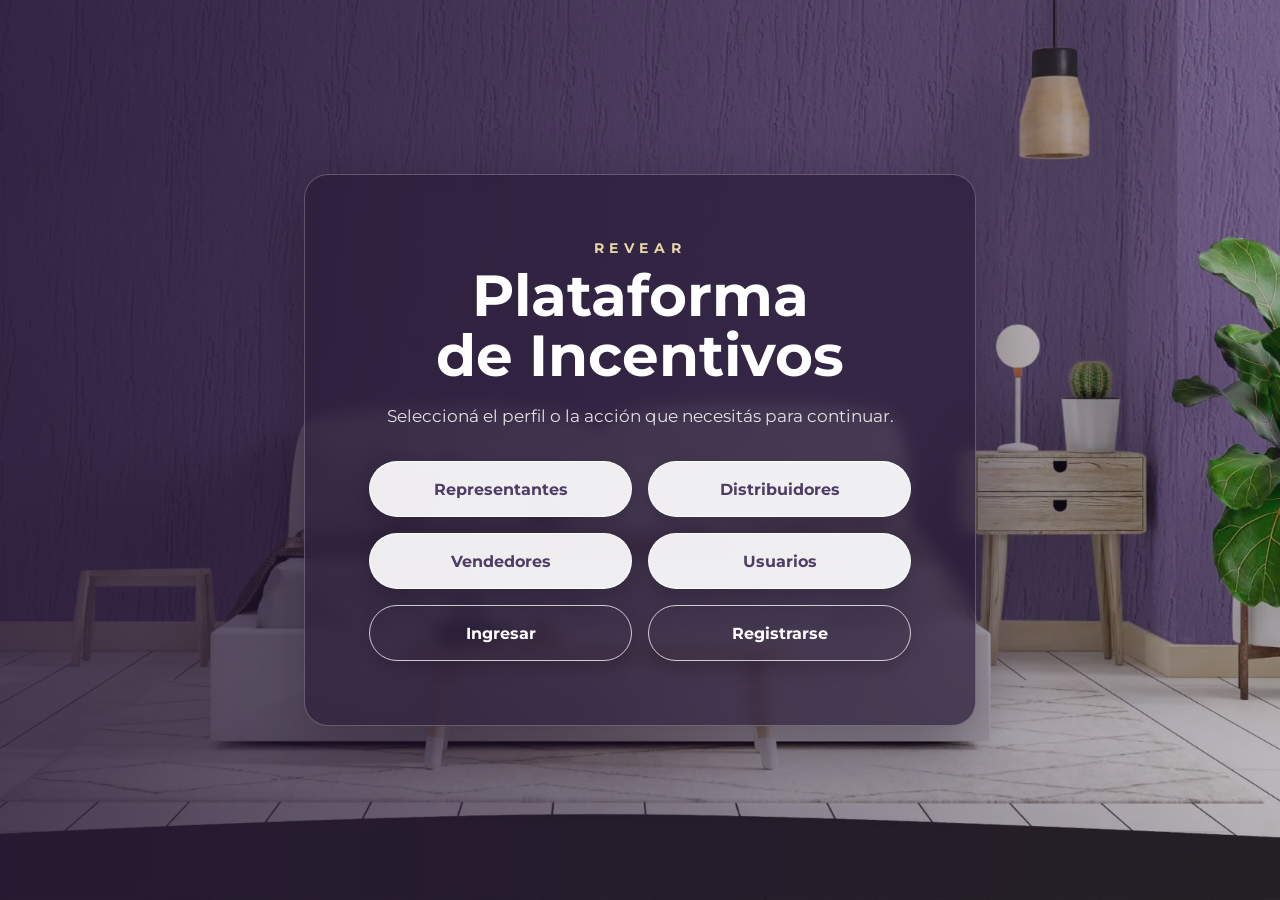
<file: index.html>
<!DOCTYPE html>
<html lang="es">
<head>
    <meta charset="UTF-8">
    <meta name="viewport" content="width=device-width, initial-scale=1.0">
    <title>Plataforma de Incentivos REVEAR</title>
    <meta name="description" content="Acceso a la plataforma de incentivos REVEAR para representantes, distribuidores, vendedores y usuarios.">
    <link rel="stylesheet" href="css/styles.css">
</head>
<body>
    <main class="acceso">
        <div class="acceso__overlay"></div>

        <section class="acceso__panel" aria-labelledby="titulo-principal">
            <p class="acceso__marca">REVEAR</p>
            <h1 id="titulo-principal" class="acceso__titulo">Plataforma de Incentivos</h1>
            <p class="acceso__texto">Seleccioná el perfil o la acción que necesitás para continuar.</p>

            <nav class="acceso__menu" aria-label="Accesos a la plataforma">
                <a class="acceso__boton" href="https://monicacuezzo.github.io/revear-incentivo/index-representantes.html">Representantes</a>
                <a class="acceso__boton" href="https://monicacuezzo.github.io/revear-incentivo/index-distribuidores.html">Distribuidores</a>
                <a class="acceso__boton" href="https://monicacuezzo.github.io/revear-incentivo/index-vendedores.html">Vendedores</a>
                <a class="acceso__boton" href="https://monicacuezzo.github.io/revear-incentivo/usuario-final.html">Usuarios</a>
                <a class="acceso__boton acceso__boton--secundario" href="https://monicacuezzo.github.io/revear-incentivo/login-rep.html">Ingresar</a>
                <a class="acceso__boton acceso__boton--secundario" href="https://monicacuezzo.github.io/revear-incentivo/registro-rep.html">Registrarse</a>
            </nav>
        </section>
    </main>
</body>
</html>
</file>
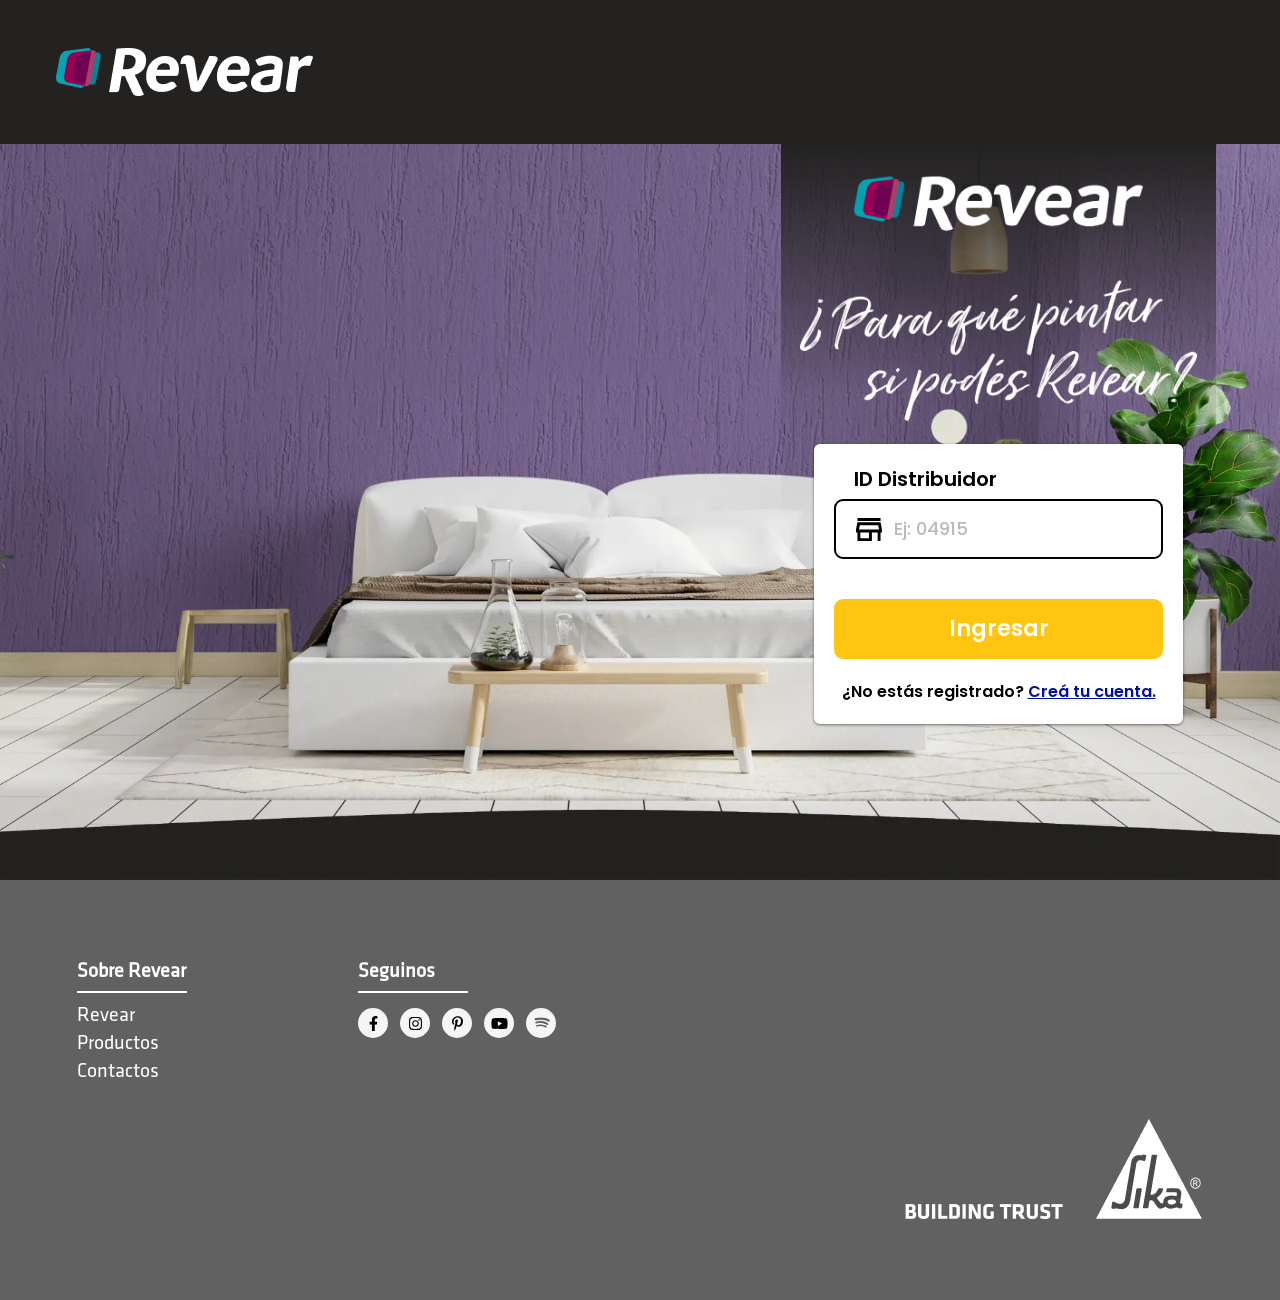
<file: login-dis.html>
<!DOCTYPE html>
<html lang="es">
<head>
    <meta charset="UTF-8">
    <meta http-equiv="X-UA-Compatible" content="IE=edge">
    <meta name="viewport" content="width=device-width, initial-scale=1.0, maximum-scale=5.0, user-scalable=1">
    <meta name="description" content="">
    <meta name="keywords" content=""/>
	<meta name="HandheldFriendly" content="true">

    <link rel="stylesheet" type="text/css" href="css/estilos.css">
    <link rel="preload" href="img/banner-general-login.webp" as="image" />
    <link rel="preload" href="img/encabezado1.png" as="image" />
    <link rel="preload" href="img/banner-mobile.png" as="image" />

    <title>REVEAR - Plataforma incentivo</title>
</head>
<body class="pglogin log_dis">
    <header>
        <img class="header__logo" src="img/logo-revear.png" alt="¿Para qué pintar si podes REVEAR?">
    </header>
    <main class="main-login">
        <h1>REVEAR - Plataforma incentivo</h1>

        <section id="presentacion">
            <img id="presentacion__img" src="img/banner-general-login.webp" alt="Plataforma incentivo">

            <div class="destacado" id="destacado">
                <div class="destacado__contenido">
                    <picture class="destacado__img">
                        <source media="(max-width:767.98px)" srcset="img/banner-mobile.png">
                        <img src="img/encabezado1.png" alt="Plataforma incentivo" >
                    </picture>
                    <form action="" class="datos__form">
                        <label class="datos__form-label">
                            <span>ID Distribuidor</span> 
                            <input type="number" name="" id="id" class="datos__form-input datos__form-id" placeholder="Ej: 04915">
                        </label>
                        
                        <input type="submit"  class="datos__form-input datos__form-submit" value="Ingresar">
                        <p>¿No est&aacute;s registrado?
                            <a href=""> Cre&aacute; tu cuenta.</a>
                       </p>
                    </form>
                </div>
            </div>

        </section>
         
    </main>

    <footer class="footer flex">
        <div class="footer__links">
            <h2>Sobre Revear</h2>
            <hr>
            <a href="https://www.revear.com.ar" target="_blank">Revear</a>
            <a href="https://www.revear.com.ar/productos-para-particulares.html" target="_blank">Productos</a>
            <a href="" target="_blank">Contactos</a>
        </div>
        <div class="footer__redes">
            <h2 class="w767max">Seguinos</h2>
            <hr>
            <div class="footer__redes-links flex w767max">
                <a href="https://www.facebook.com/reveararg/" target="_blank"><div class="facebook"> <img src="img/facebook-f.svg" alt="Facebook" height="15"></div></a>
                <a href="https://www.instagram.com/reveararg/" target="_blank"><div class="instagram"> <img src="img/instagram.svg" alt="Instagram" height="15"></div></a>
                <a href="https://www.pinterest.com/reveararg/" target="_blank"><div class="pinterest"> <img src="img/pinterest-p.svg" alt="Pinterest" height="15"></div></a>
                <a href="https://www.youtube.com/channel/UC-iXrheUeGNyEzGA32hRusQ" target="_blank"><div class="youtube"> <img src="img/youtube.svg" alt="Youtube" height="15"></div></a>
                <a href="https://open.spotify.com/user/reveararg" target="_blank"><div class="spotify"></div></a>
            </div>
        </div>
        <div class="footer__logo flex">
            <a href="https://arg.sika.com/" target="_blank"><img src="img/logo-sika.webp" alt="SIKA"></a>
        </div>
    </footer>

</body>
</html>
</file>
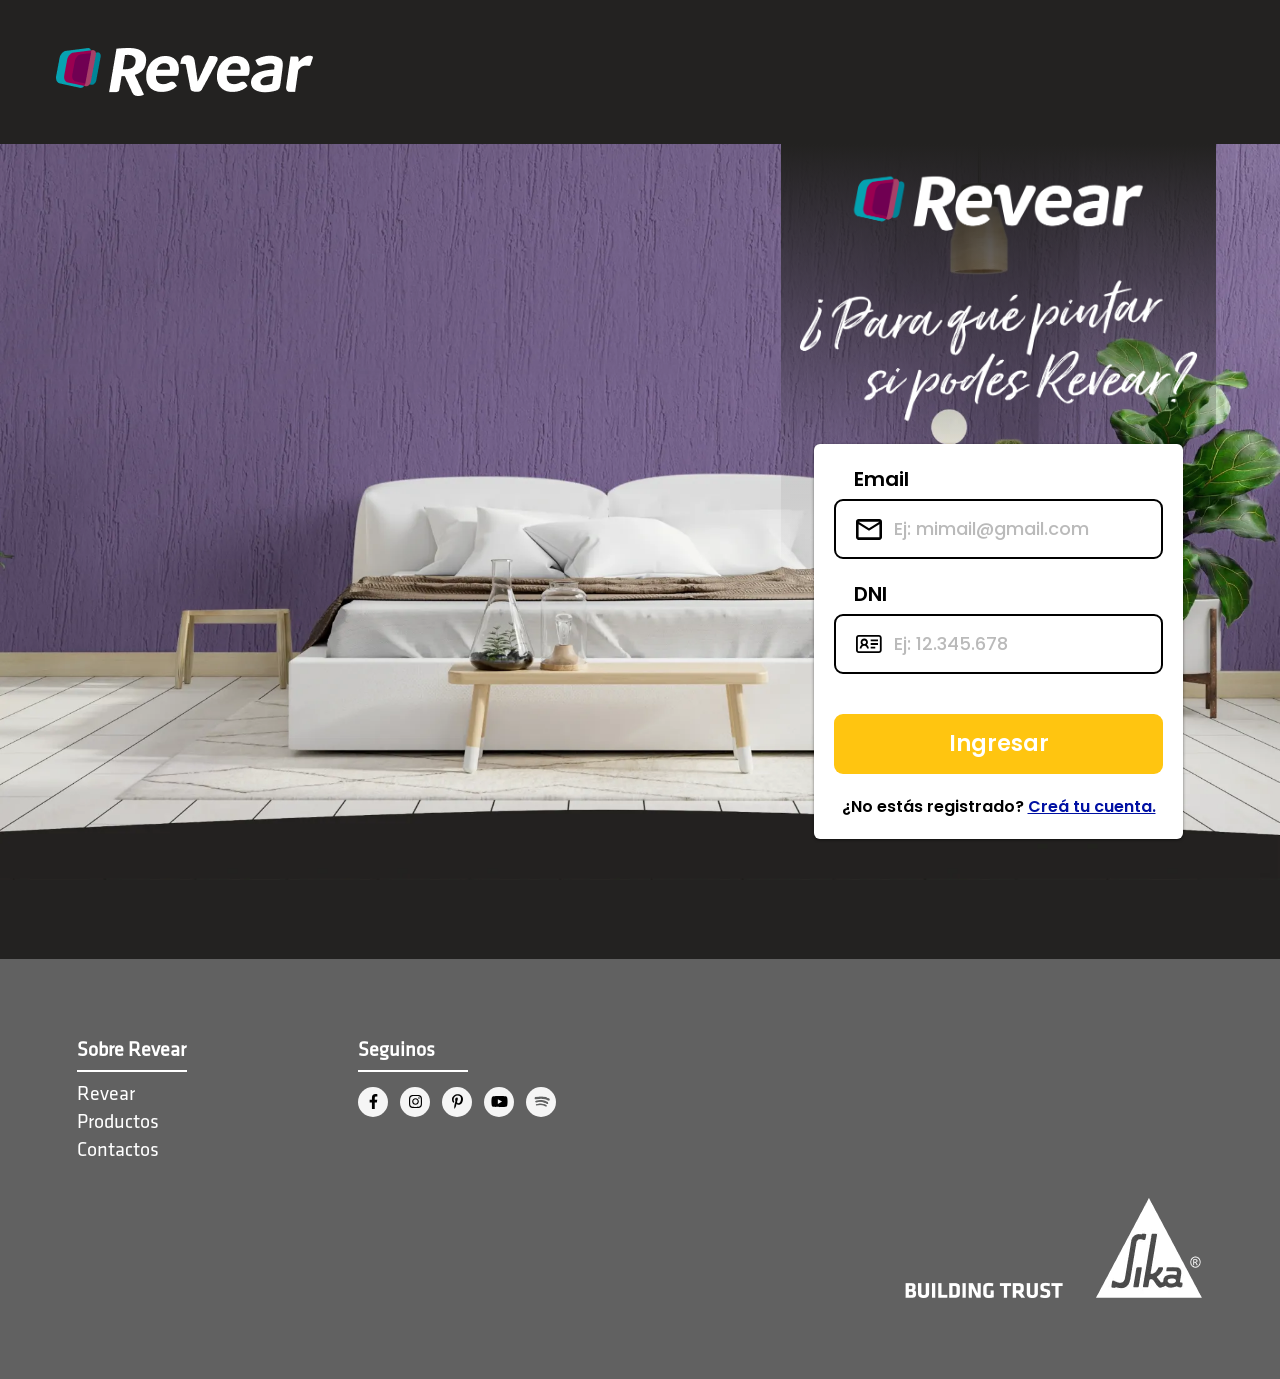
<file: login-rep.html>
<!DOCTYPE html>
<html lang="es">
<head>
    <meta charset="UTF-8">
    <meta http-equiv="X-UA-Compatible" content="IE=edge">
    <meta name="viewport" content="width=device-width, initial-scale=1.0, maximum-scale=5.0, user-scalable=1">
    <meta name="description" content="">
    <meta name="keywords" content=""/>
	<meta name="HandheldFriendly" content="true">

    <link rel="stylesheet" type="text/css" href="css/estilos.css">
    <link rel="preload" href="img/banner-general-login.webp" as="image" />
    <link rel="preload" href="img/encabezado1.png" as="image" />
    <link rel="preload" href="img/banner-mobile.png" as="image" />

    <title>REVEAR - Plataforma incentivo</title>
</head>
<body class="pglogin log_rep">
    <header>
        <img class="header__logo" src="img/logo-revear.png" alt="¿Para qué pintar si podes REVEAR?">
    </header>
    <main class="main-login">
        <h1>REVEAR - Plataforma incentivo</h1>

        <section id="presentacion">
            <img id="presentacion__img" src="img/banner-general-login.webp" alt="Plataforma incentivo">

            <div class="destacado" id="destacado">
                <div class="destacado__contenido">
                    <picture class="destacado__img">
                        <source media="(max-width:767.98px)" srcset="img/banner-mobile.png">
                        <img src="img/encabezado1.png" alt="Plataforma incentivo" >
                    </picture>
                    <form action="" class="datos__form">
                        <label class="datos__form-label">
                            <span>Email</span> 
                            <input type="email" name="mail" id="mail" class="datos__form-input datos__form-mail" placeholder="Ej: mimail@gmail.com">
                        </label>
                        <label class="datos__form-label">
                            <span>DNI</span>
                            <input type="number" name="dni" id="dni" class="datos__form-input datos__form-dni" placeholder="Ej: 12.345.678">
                        </label>
                        
                        <input type="submit"  class="datos__form-input datos__form-submit" value="Ingresar">
                        <p>¿No est&aacute;s registrado?
                            <a href=""> Cre&aacute; tu cuenta.</a>
                       </p>
                    </form>
                </div>
            </div>

        </section>
         
    </main>

    <footer class="footer flex">
        <div class="footer__links">
            <h2>Sobre Revear</h2>
            <hr>
            <a href="https://www.revear.com.ar" target="_blank">Revear</a>
            <a href="https://www.revear.com.ar/productos-para-particulares.html" target="_blank">Productos</a>
            <a href="" target="_blank">Contactos</a>
        </div>
        <div class="footer__redes">
            <h2 class="w767max">Seguinos</h2>
            <hr>
            <div class="footer__redes-links flex w767max">
                <a href="https://www.facebook.com/reveararg/" target="_blank"><div class="facebook"> <img src="img/facebook-f.svg" alt="Facebook" height="15"></div></a>
                <a href="https://www.instagram.com/reveararg/" target="_blank"><div class="instagram"> <img src="img/instagram.svg" alt="Instagram" height="15"></div></a>
                <a href="https://www.pinterest.com/reveararg/" target="_blank"><div class="pinterest"> <img src="img/pinterest-p.svg" alt="Pinterest" height="15"></div></a>
                <a href="https://www.youtube.com/channel/UC-iXrheUeGNyEzGA32hRusQ" target="_blank"><div class="youtube"> <img src="img/youtube.svg" alt="Youtube" height="15"></div></a>
                <a href="https://open.spotify.com/user/reveararg" target="_blank"><div class="spotify"></div></a>
            </div>
        </div>
        <div class="footer__logo flex">
            <a href="https://arg.sika.com/" target="_blank"><img src="img/logo-sika.webp" alt="SIKA"></a>
        </div>
    </footer>

</body>
</html>
</file>
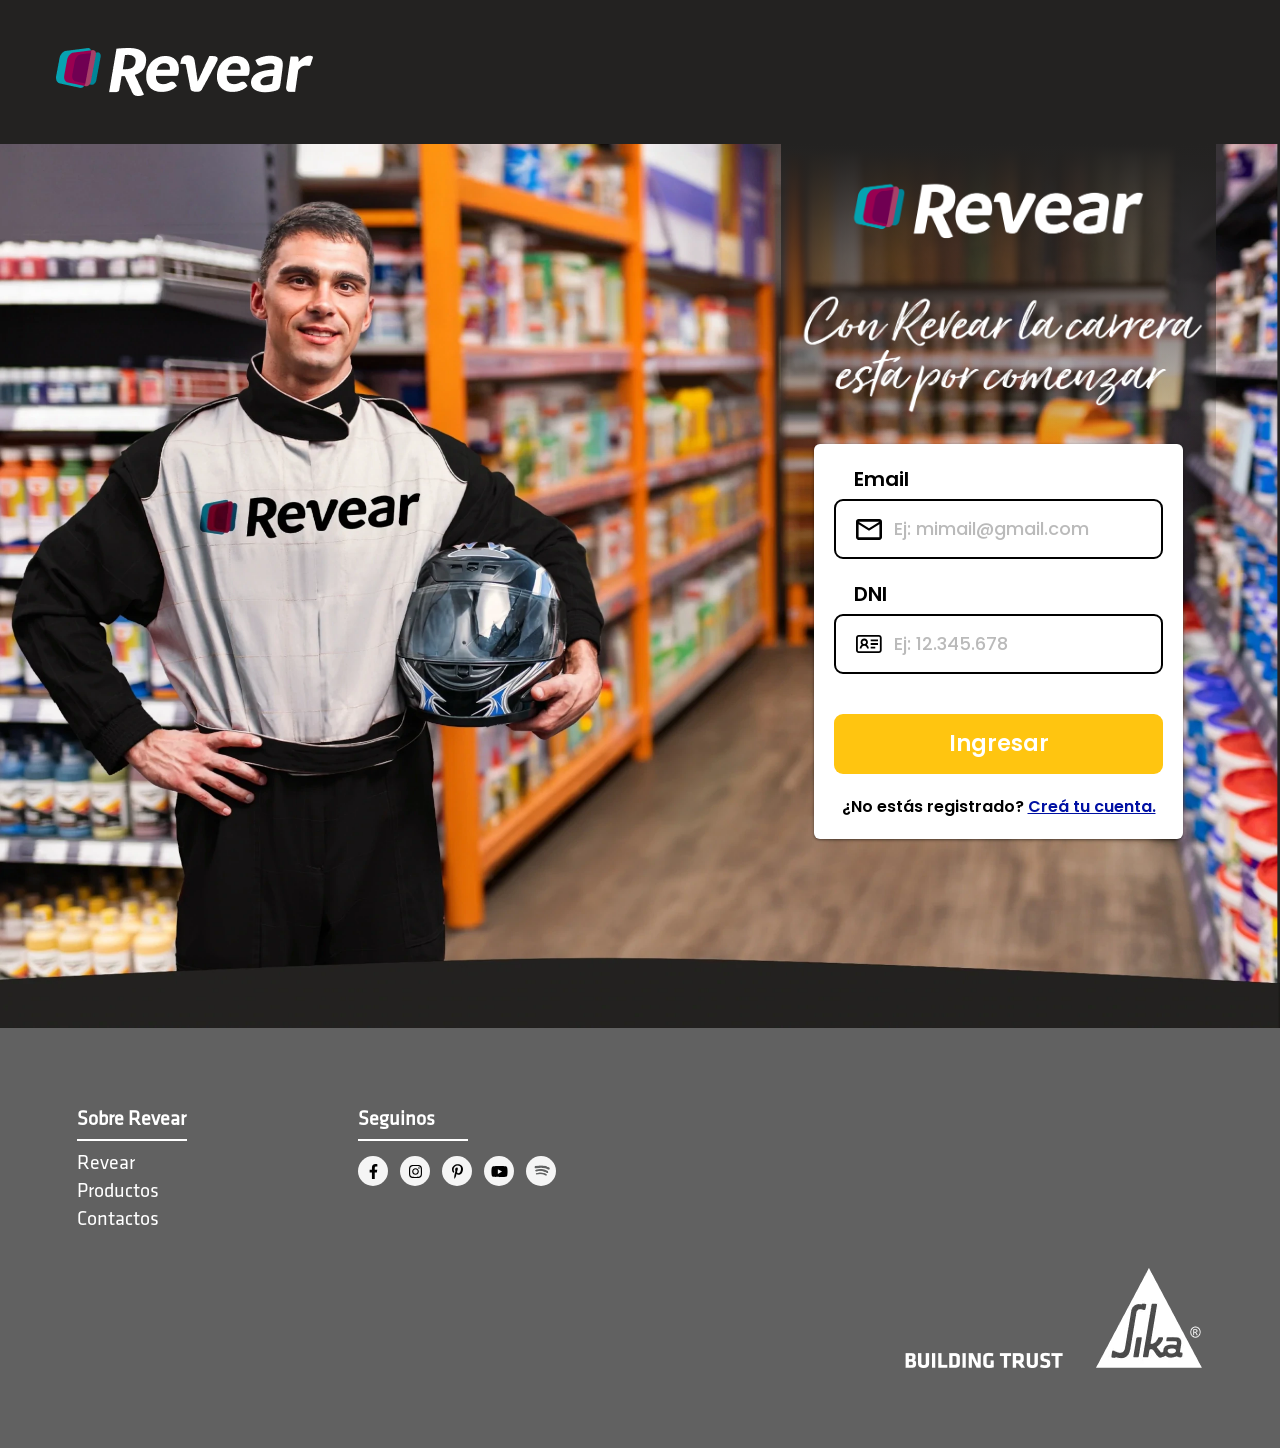
<file: login-vd.html>
<!DOCTYPE html>
<html lang="es">
<head>
    <meta charset="UTF-8">
    <meta http-equiv="X-UA-Compatible" content="IE=edge">
    <meta name="viewport" content="width=device-width, initial-scale=1.0, maximum-scale=5.0, user-scalable=1">
    <meta name="description" content="">
    <meta name="keywords" content=""/>
	<meta name="HandheldFriendly" content="true">

    <link rel="stylesheet" type="text/css" href="css/estilos.css">
    <link rel="preload" href="img/vd-presentacion-login.webp" as="image" />
    <link rel="preload" href="img/encabezado-mobile.png" as="image" />
    <link rel="preload" href="img/encabezado2.png" as="image" />

    <title>REVEAR - Plataforma incentivo</title>
</head>
<body class="pglogin">
    <header>
        <img class="header__logo" src="img/logo-revear.png" alt="¿Para qué pintar si podes REVEAR?">
    </header>
    <main class="main-login">
        <h1>REVEAR - Plataforma incentivo</h1>

        <section id="presentacion">
            <img id="presentacion__img" src="img/vd-presentacion-login.webp" alt="Plataforma incentivo vendedores">

            <div class="destacado" id="destacado">
                <div class="destacado__contenido">
                    <picture class="destacado__img">
                        <source media="(max-width:767.98px)" srcset="img/encabezado-mobile.png">
                        <img src="img/encabezado2.png" alt="Plataforma incentivo vendedores" >
                    </picture>
                    <form action="" class="datos__form">
                        <label class="datos__form-label">
                            <span>Email</span> 
                            <input type="email" name="mail" id="mail" class="datos__form-input datos__form-mail" placeholder="Ej: mimail@gmail.com">
                        </label>
                        <label class="datos__form-label">
                            <span>DNI</span>
                            <input type="number" name="dni" id="dni" class="datos__form-input datos__form-dni" placeholder="Ej: 12.345.678">
                        </label>
                        <input type="submit"  class="datos__form-input datos__form-submit" value="Ingresar">
                        <p>¿No est&aacute;s registrado?
                             <a href=""> Cre&aacute; tu cuenta.</a>
                        </p>
                    </form>
                </div>
            </div>

        </section>
         
    </main>

    <footer class="footer flex">
        <div class="footer__links">
            <h2>Sobre Revear</h2>
            <hr>
            <a href="https://www.revear.com.ar" target="_blank">Revear</a>
            <a href="https://www.revear.com.ar/productos-para-particulares.html" target="_blank">Productos</a>
            <a href="" target="_blank">Contactos</a>
        </div>
        <div class="footer__redes">
            <h2 class="w767max">Seguinos</h2>
            <hr>
            <div class="footer__redes-links flex w767max">
                <a href="https://www.facebook.com/reveararg/" target="_blank"><div class="facebook"> <img src="img/facebook-f.svg" alt="Facebook" height="15"></div></a>
                <a href="https://www.instagram.com/reveararg/" target="_blank"><div class="instagram"> <img src="img/instagram.svg" alt="Instagram" height="15"></div></a>
                <a href="https://www.pinterest.com/reveararg/" target="_blank"><div class="pinterest"> <img src="img/pinterest-p.svg" alt="Pinterest" height="15"></div></a>
                <a href="https://www.youtube.com/channel/UC-iXrheUeGNyEzGA32hRusQ" target="_blank"><div class="youtube"> <img src="img/youtube.svg" alt="Youtube" height="15"></div></a>
                <a href="https://open.spotify.com/user/reveararg" target="_blank"><div class="spotify"></div></a>
            </div>
        </div>
        <div class="footer__logo flex">
            <a href="https://arg.sika.com/" target="_blank"><img src="img/logo-sika.webp" alt="SIKA"></a>
        </div>
    </footer>

</body>
</html>
</file>
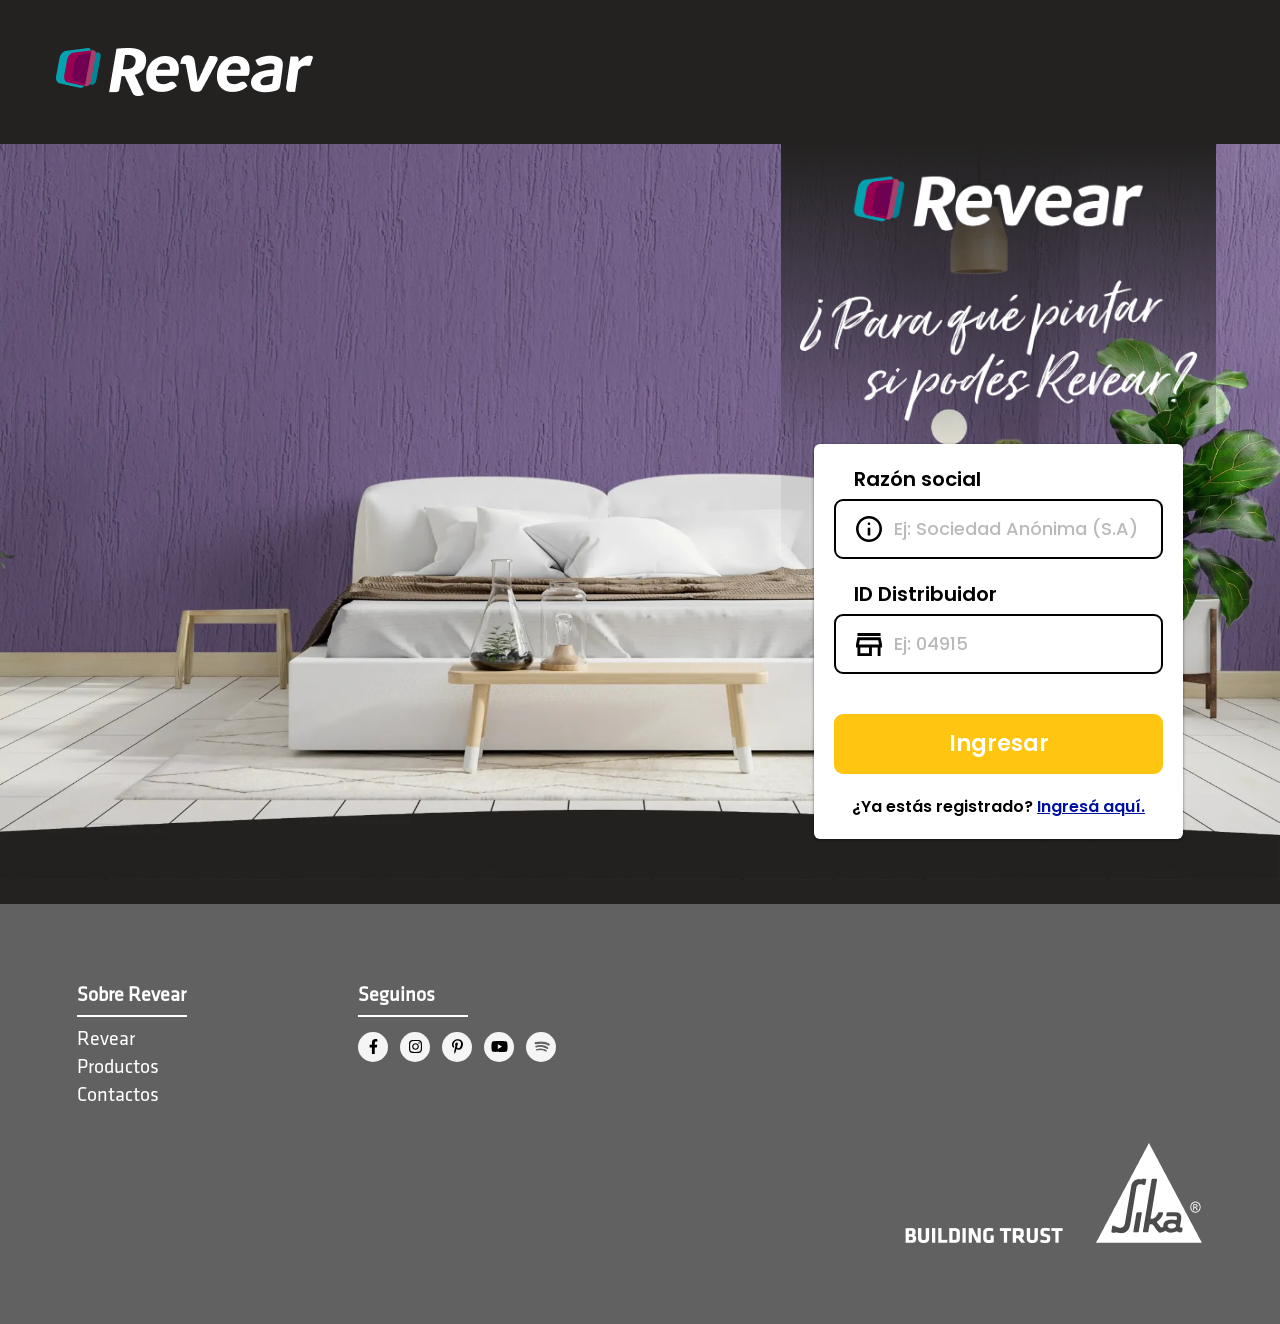
<file: registro-dis.html>
<!DOCTYPE html>
<html lang="es">
<head>
    <meta charset="UTF-8">
    <meta http-equiv="X-UA-Compatible" content="IE=edge">
    <meta name="viewport" content="width=device-width, initial-scale=1.0, maximum-scale=5.0, user-scalable=1">
    <meta name="description" content="">
    <meta name="keywords" content=""/>
	<meta name="HandheldFriendly" content="true">

    <link rel="stylesheet" type="text/css" href="css/estilos.css">
    <link rel="preload" href="img/banner-general-login.webp" as="image" />
    <link rel="preload" href="img/encabezado1.png" as="image" />
    <link rel="preload" href="img/banner-mobile.png" as="image" />

    <title>REVEAR - Plataforma incentivo</title>
</head>
<body class="pglogin reg_dis">
    <header>
        <img class="header__logo" src="img/logo-revear.png" alt="¿Para qué pintar si podes REVEAR?">
    </header>
    <main class="main-login">
        <h1>REVEAR - Plataforma incentivo</h1>

        <section id="presentacion">
            <img id="presentacion__img" src="img/banner-general-login.webp" alt="Plataforma incentivo">

            <div class="destacado" id="destacado">
                <div class="destacado__contenido">
                    <picture class="destacado__img">
                        <source media="(max-width:767.98px)" srcset="img/banner-mobile.png">
                        <img src="img/encabezado1.png" alt="Plataforma incentivo" >
                    </picture>
                    <form action="" class="datos__form">
                        <label class="datos__form-label">
                            <span>Raz&oacute;n social</span> 
                            <input type="text" name="" id="rsoc" class="datos__form-input datos__form-rsoc" placeholder="Ej: Sociedad Anónima (S.A)">
                        </label>
                        <label class="datos__form-label">
                            <span>ID Distribuidor</span> 
                            <input type="number" name="" id="id" class="datos__form-input datos__form-id" placeholder="Ej: 04915">
                        </label>
                        
                        <input type="submit"  class="datos__form-input datos__form-submit" value="Ingresar">
                        <p>¿Ya est&aacute;s registrado? 
                            <a href=""> Ingres&aacute; aqu&iacute;.</a>
                       </p>
                    </form>
                </div>
            </div>

        </section>
         
    </main>

    <footer class="footer flex">
        <div class="footer__links">
            <h2>Sobre Revear</h2>
            <hr>
            <a href="https://www.revear.com.ar" target="_blank">Revear</a>
            <a href="https://www.revear.com.ar/productos-para-particulares.html" target="_blank">Productos</a>
            <a href="" target="_blank">Contactos</a>
        </div>
        <div class="footer__redes">
            <h2 class="w767max">Seguinos</h2>
            <hr>
            <div class="footer__redes-links flex w767max">
                <a href="https://www.facebook.com/reveararg/" target="_blank"><div class="facebook"> <img src="img/facebook-f.svg" alt="Facebook" height="15"></div></a>
                <a href="https://www.instagram.com/reveararg/" target="_blank"><div class="instagram"> <img src="img/instagram.svg" alt="Instagram" height="15"></div></a>
                <a href="https://www.pinterest.com/reveararg/" target="_blank"><div class="pinterest"> <img src="img/pinterest-p.svg" alt="Pinterest" height="15"></div></a>
                <a href="https://www.youtube.com/channel/UC-iXrheUeGNyEzGA32hRusQ" target="_blank"><div class="youtube"> <img src="img/youtube.svg" alt="Youtube" height="15"></div></a>
                <a href="https://open.spotify.com/user/reveararg" target="_blank"><div class="spotify"></div></a>
            </div>
        </div>
        <div class="footer__logo flex">
            <a href="https://arg.sika.com/" target="_blank"><img src="img/logo-sika.webp" alt="SIKA"></a>
        </div>
    </footer>

</body>
</html>
</file>
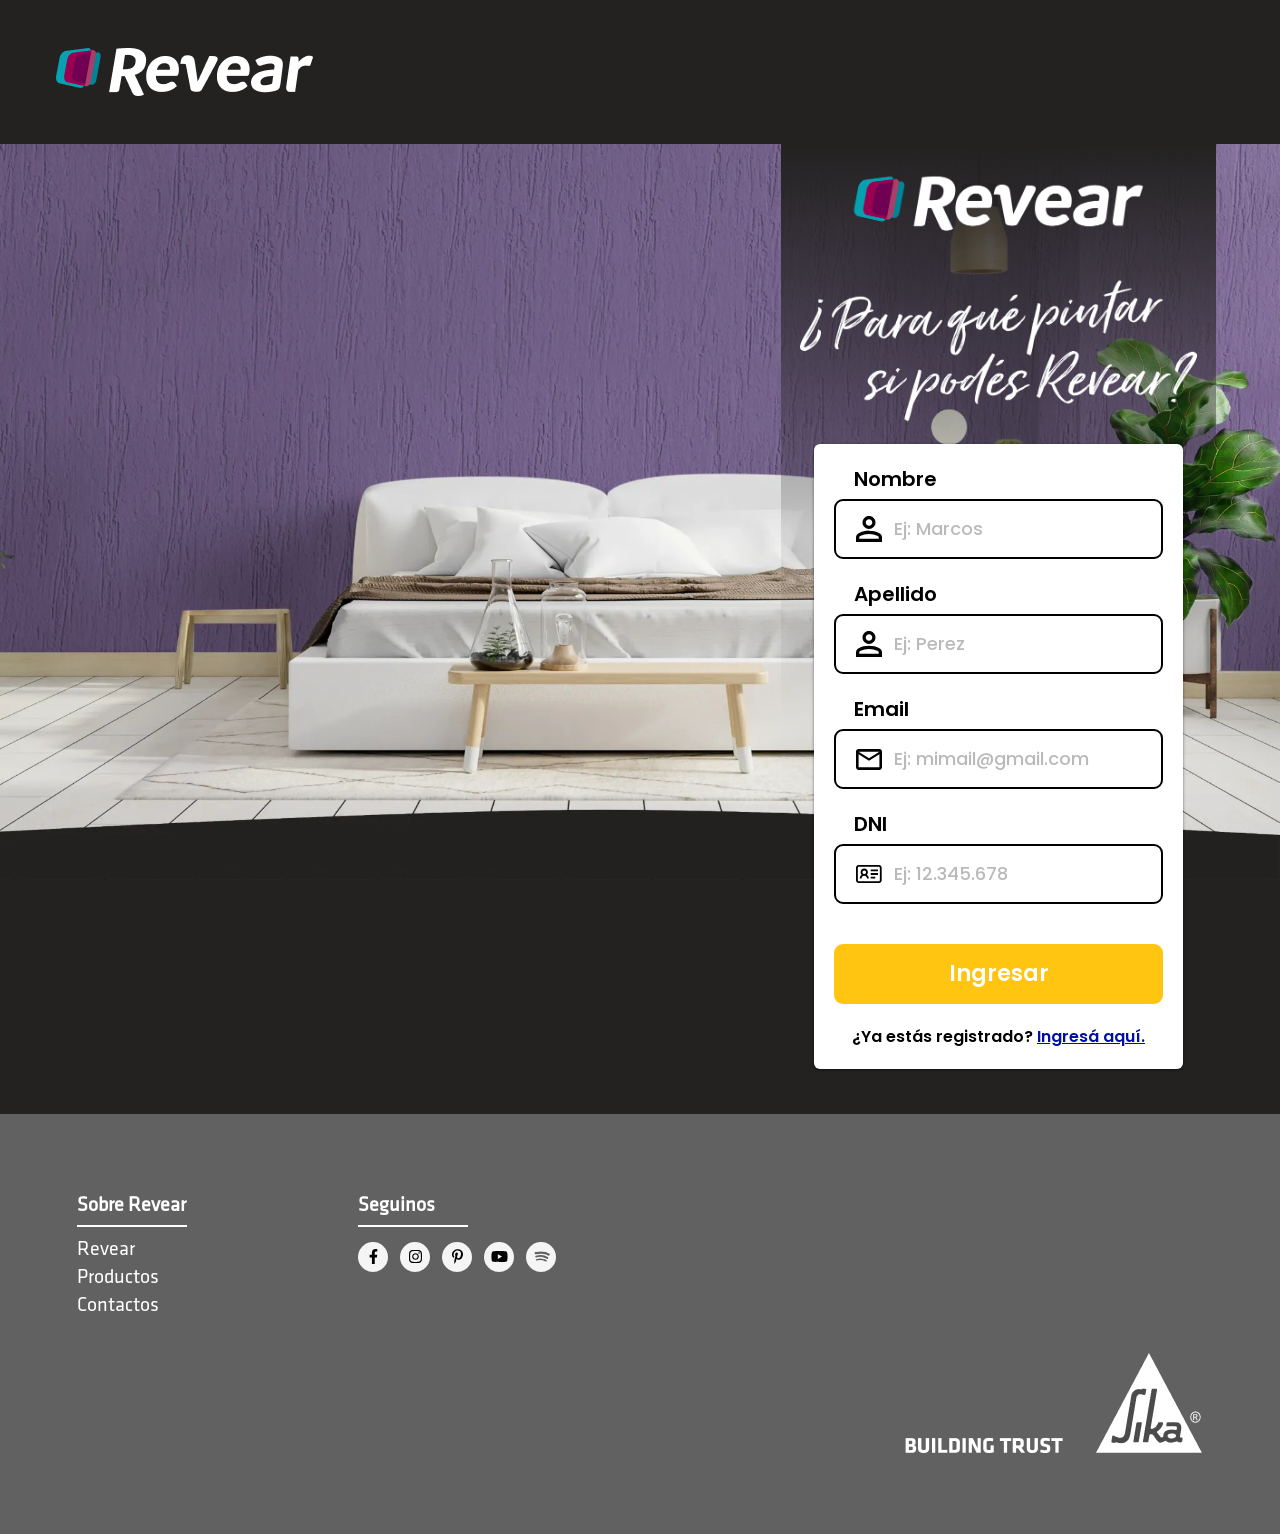
<file: registro-rep.html>
<!DOCTYPE html>
<html lang="es">
<head>
    <meta charset="UTF-8">
    <meta http-equiv="X-UA-Compatible" content="IE=edge">
    <meta name="viewport" content="width=device-width, initial-scale=1.0, maximum-scale=5.0, user-scalable=1">
    <meta name="description" content="">
    <meta name="keywords" content=""/>
	<meta name="HandheldFriendly" content="true">

    <link rel="stylesheet" type="text/css" href="css/estilos.css">
    <link rel="preload" href="img/banner-general-login.webp" as="image" />
    <link rel="preload" href="img/encabezado1.png" as="image" />
    <link rel="preload" href="img/banner-mobile.png" as="image" />

    <title>REVEAR - Plataforma incentivo</title>
</head>
<body class="pglogin reg_rep">
    <header>
        <img class="header__logo" src="img/logo-revear.png" alt="¿Para qué pintar si podes REVEAR?">
    </header>
    <main class="main-login">
        <h1>REVEAR - Plataforma incentivo</h1>

        <section id="presentacion">
            <img id="presentacion__img" src="img/banner-general-login.webp" alt="Plataforma incentivo">

            <div class="destacado" id="destacado">
                <div class="destacado__contenido">
                    <picture class="destacado__img">
                        <source media="(max-width:767.98px)" srcset="img/banner-mobile.png">
                        <img src="img/encabezado1.png" alt="Plataforma incentivo" >
                    </picture>
                    <form action="" class="datos__form">
                        <label class="datos__form-label">
                            <span>Nombre</span> 
                            <input type="text" name="" id="nombre" class="datos__form-input datos__form-nom" placeholder="Ej: Marcos">
                        </label>
                        <label class="datos__form-label">
                            <span>Apellido</span> 
                            <input type="text" name="" id="ape" class="datos__form-input datos__form-ape" placeholder="Ej: Perez">
                        </label>
                        
                        <label class="datos__form-label">
                            <span>Email</span> 
                            <input type="email" name="mail" id="mail" class="datos__form-input datos__form-mail" placeholder="Ej: mimail@gmail.com">
                        </label>
                        <label class="datos__form-label">
                            <span>DNI</span>
                            <input type="number" name="dni" id="dni" class="datos__form-input datos__form-dni" placeholder="Ej: 12.345.678">
                        </label>
                        
                        <input type="submit"  class="datos__form-input datos__form-submit" value="Ingresar">
                        <p>¿Ya est&aacute;s registrado? 
                            <a href=""> Ingres&aacute; aqu&iacute;.</a>
                       </p>
                    </form>
                </div>
            </div>

        </section>
         
    </main>

    <footer class="footer flex">
        <div class="footer__links">
            <h2>Sobre Revear</h2>
            <hr>
            <a href="https://www.revear.com.ar" target="_blank">Revear</a>
            <a href="https://www.revear.com.ar/productos-para-particulares.html" target="_blank">Productos</a>
            <a href="" target="_blank">Contactos</a>
        </div>
        <div class="footer__redes">
            <h2 class="w767max">Seguinos</h2>
            <hr>
            <div class="footer__redes-links flex w767max">
                <a href="https://www.facebook.com/reveararg/" target="_blank"><div class="facebook"> <img src="img/facebook-f.svg" alt="Facebook" height="15"></div></a>
                <a href="https://www.instagram.com/reveararg/" target="_blank"><div class="instagram"> <img src="img/instagram.svg" alt="Instagram" height="15"></div></a>
                <a href="https://www.pinterest.com/reveararg/" target="_blank"><div class="pinterest"> <img src="img/pinterest-p.svg" alt="Pinterest" height="15"></div></a>
                <a href="https://www.youtube.com/channel/UC-iXrheUeGNyEzGA32hRusQ" target="_blank"><div class="youtube"> <img src="img/youtube.svg" alt="Youtube" height="15"></div></a>
                <a href="https://open.spotify.com/user/reveararg" target="_blank"><div class="spotify"></div></a>
            </div>
        </div>
        <div class="footer__logo flex">
            <a href="https://arg.sika.com/" target="_blank"><img src="img/logo-sika.webp" alt="SIKA"></a>
        </div>
    </footer>

</body>
</html>
</file>
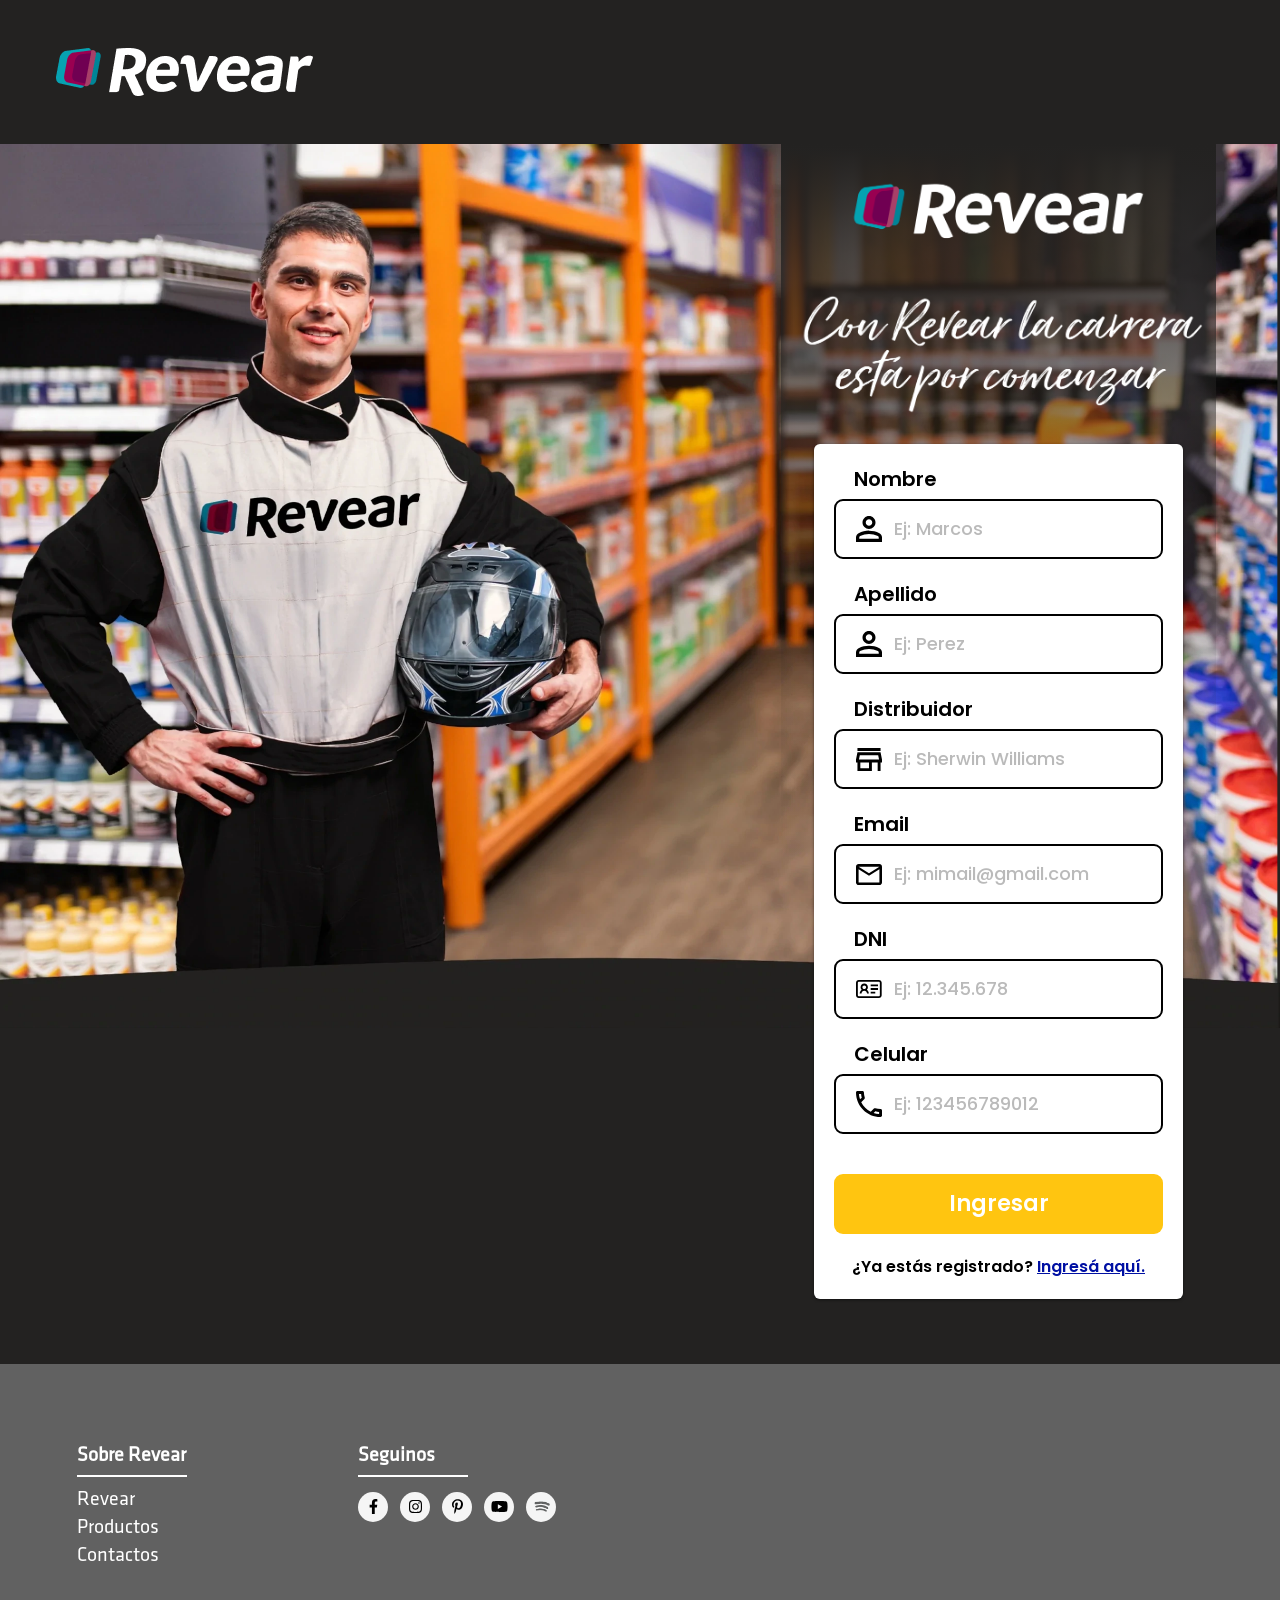
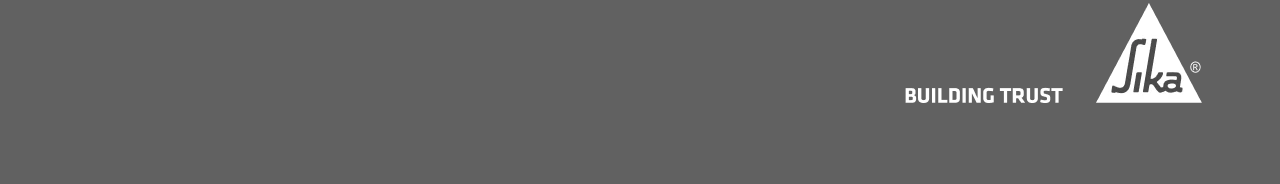
<file: registro-vd.html>
<!DOCTYPE html>
<html lang="es">
<head>
    <meta charset="UTF-8">
    <meta http-equiv="X-UA-Compatible" content="IE=edge">
    <meta name="viewport" content="width=device-width, initial-scale=1.0, maximum-scale=5.0, user-scalable=1">
    <meta name="description" content="">
    <meta name="keywords" content=""/>
	<meta name="HandheldFriendly" content="true">

    <link rel="stylesheet" type="text/css" href="css/estilos.css">
     <link rel="preload" href="img/vd-presentacion-login.webp" as="image" />
    <link rel="preload" href="img/encabezado2.png" as="image" />
    <link rel="preload" href="img/encabezado-mobile.png" as="image" />
 
    <title>REVEAR - Plataforma incentivo</title>
</head>
<body class="pglogin reg_vd">
    <header>
        <img class="header__logo" src="img/logo-revear.png" alt="¿Para qué pintar si podes REVEAR?">
    </header>
    <main class="main-login">
        <h1>REVEAR - Plataforma incentivo</h1>

        <section id="presentacion">
            <img id="presentacion__img" src="img/vd-presentacion-login.webp" alt="Plataforma incentivo vendedores">

            <div class="destacado" id="destacado">
                <div class="destacado__contenido">
                    <picture class="destacado__img">
                        <source media="(max-width:767.98px)" srcset="img/encabezado-mobile.png">
                        <img src="img/encabezado2.png" alt="Plataforma incentivo vendedores" >
                    </picture>
                    <form action="" class="datos__form">
                        <label class="datos__form-label">
                            <span>Nombre</span> 
                            <input type="text" name="" id="nombre" class="datos__form-input datos__form-nom" placeholder="Ej: Marcos">
                        </label>
                        <label class="datos__form-label">
                            <span>Apellido</span> 
                            <input type="text" name="" id="ape" class="datos__form-input datos__form-ape" placeholder="Ej: Perez">
                        </label>
                        <label class="datos__form-label">
                            <span>Distribuidor</span> 
                            <input type="text" name="" id="dis" class="datos__form-input datos__form-dis" placeholder="Ej: Sherwin Williams">
                        </label>
                        <label class="datos__form-label">
                            <span>Email</span> 
                            <input type="email" name="mail" id="mail" class="datos__form-input datos__form-mail" placeholder="Ej: mimail@gmail.com">
                        </label>
                        <label class="datos__form-label">
                            <span>DNI</span>
                            <input type="number" name="dni" id="dni" class="datos__form-input datos__form-dni" placeholder="Ej: 12.345.678">
                        </label>
                        <label class="datos__form-label">
                            <span>Celular</span>
                            <input type="number" name="tel" id="tel" class="datos__form-input datos__form-tel" placeholder="Ej: 123456789012">
                        </label>
                        <input type="submit"  class="datos__form-input datos__form-submit" value="Ingresar">
                        <p>¿Ya est&aacute;s registrado? 
                             <a href=""> Ingres&aacute; aqu&iacute;.</a>
                        </p>
                    </form>
                </div>
            </div>

        </section>
         
    </main>

    <footer class="footer flex">
        <div class="footer__links">
            <h2>Sobre Revear</h2>
            <hr>
            <a href="https://www.revear.com.ar" target="_blank">Revear</a>
            <a href="https://www.revear.com.ar/productos-para-particulares.html" target="_blank">Productos</a>
            <a href="" target="_blank">Contactos</a>
        </div>
        <div class="footer__redes">
            <h2 class="w767max">Seguinos</h2>
            <hr>
            <div class="footer__redes-links flex w767max">
                <a href="https://www.facebook.com/reveararg/" target="_blank"><div class="facebook"> <img src="img/facebook-f.svg" alt="Facebook" height="15"></div></a>
                <a href="https://www.instagram.com/reveararg/" target="_blank"><div class="instagram"> <img src="img/instagram.svg" alt="Instagram" height="15"></div></a>
                <a href="https://www.pinterest.com/reveararg/" target="_blank"><div class="pinterest"> <img src="img/pinterest-p.svg" alt="Pinterest" height="15"></div></a>
                <a href="https://www.youtube.com/channel/UC-iXrheUeGNyEzGA32hRusQ" target="_blank"><div class="youtube"> <img src="img/youtube.svg" alt="Youtube" height="15"></div></a>
                <a href="https://open.spotify.com/user/reveararg" target="_blank"><div class="spotify"></div></a>
            </div>
        </div>
        <div class="footer__logo flex">
            <a href="https://arg.sika.com/" target="_blank"><img src="img/logo-sika.webp" alt="SIKA"></a>
        </div>
    </footer>

</body>
</html>
</file>
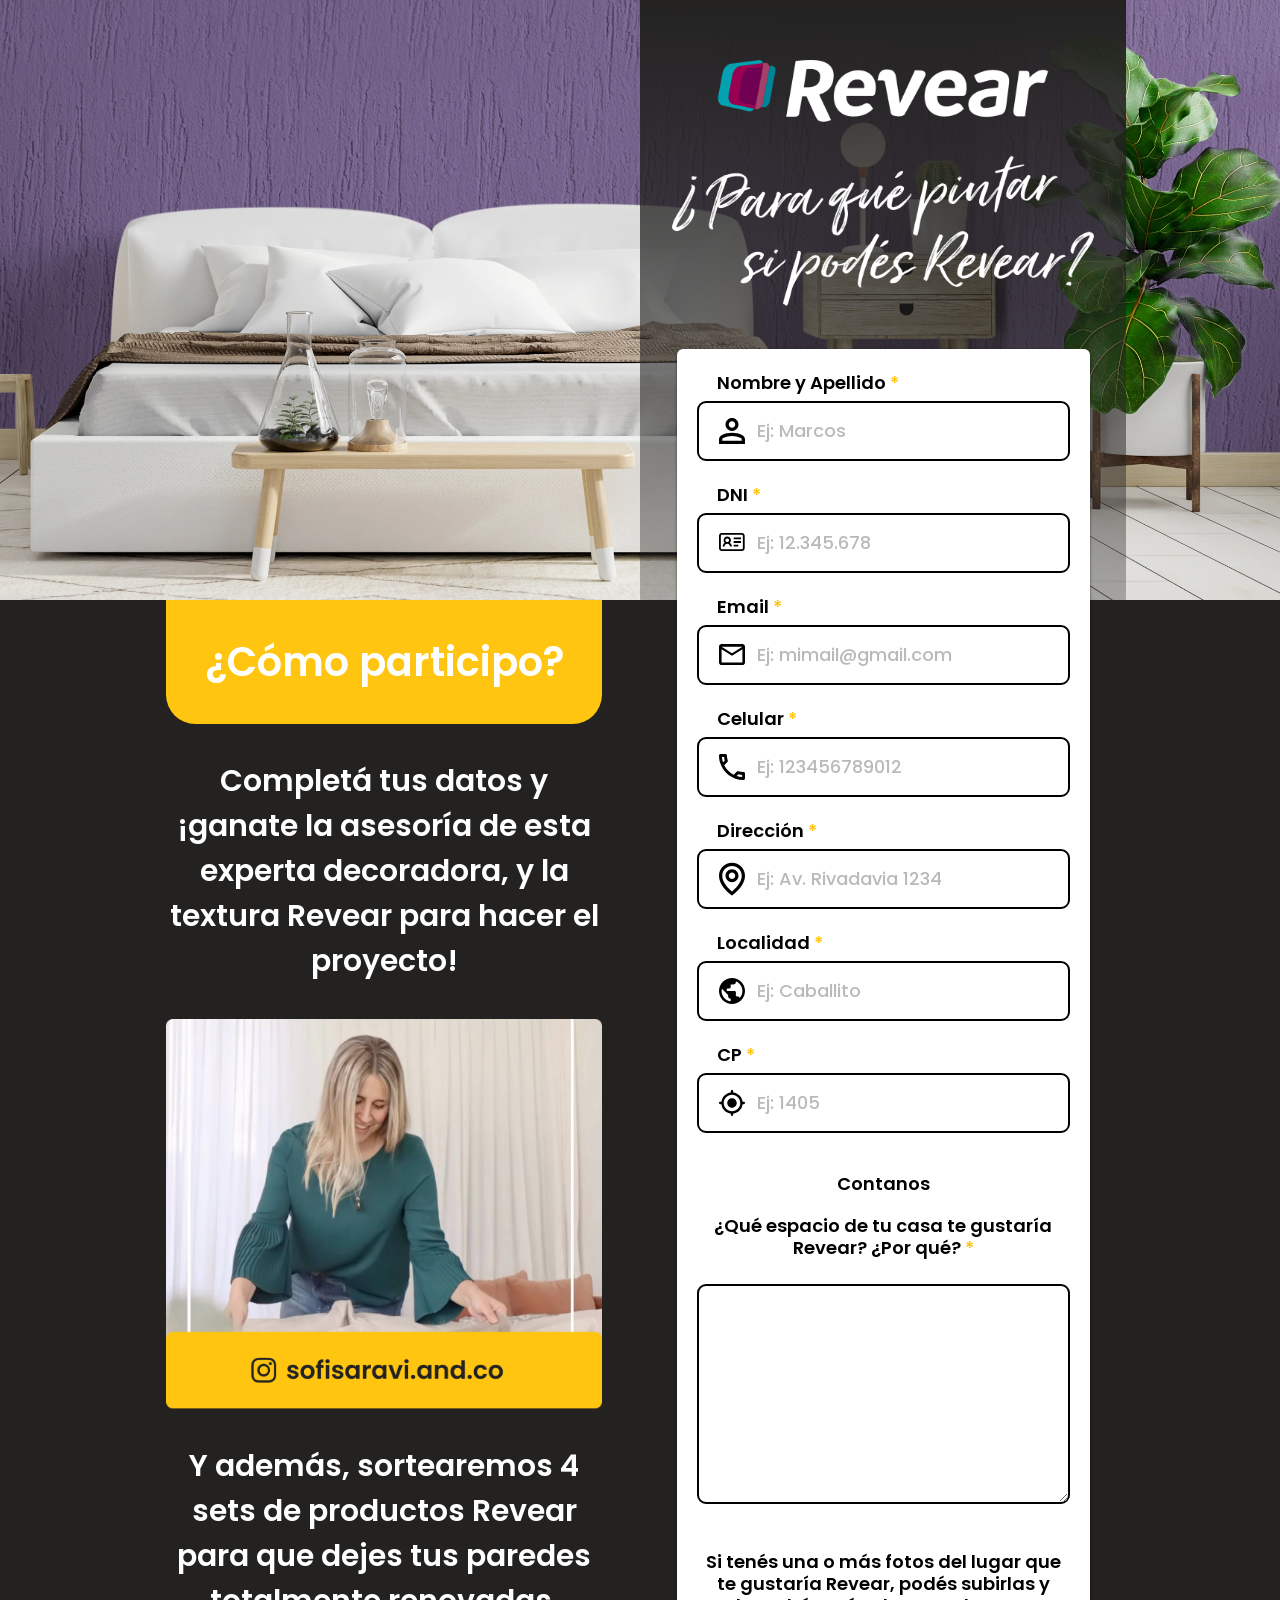
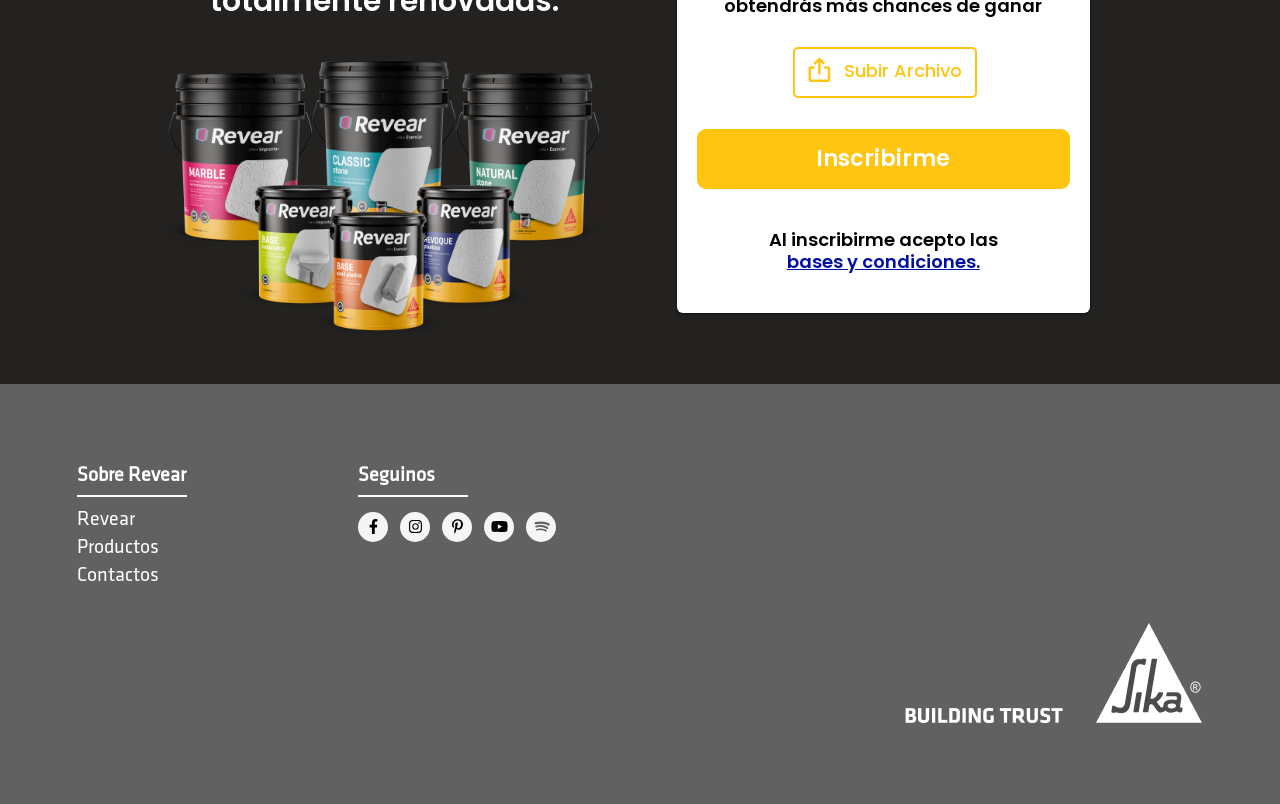
<file: usuario-final.html>
<!DOCTYPE html>
<html lang="es">
<head>
    <meta charset="UTF-8">
    <meta http-equiv="X-UA-Compatible" content="IE=edge">
    <meta name="viewport" content="width=device-width, initial-scale=1.0, maximum-scale=5.0, user-scalable=1">
    <meta name="description" content="">
    <meta name="keywords" content=""/>
	<meta name="HandheldFriendly" content="true">

    <link rel="stylesheet" type="text/css" href="css/estilos.css">

    <link rel="preload" href="img/banner-UF.webp" as="image" />
    <link rel="preload" href="img/UF-encabezado-mobile.png" as="image" />
    <link rel="preload" href="img/UF-encabezado.png" as="image" />

    <title>REVEAR - Plataforma incentivo</title>
</head>
<body class="usu_final">
    <header style="background-image: url(img/banner-UF.webp);">
        <img src="img/UF-encabezado-mobile.png" alt="¿Para qué pintar si podes REVEAR?" >
    </header>
    <main class="main-login">
        <h1>REVEAR - Plataforma incentivo</h1>

        <section class="uf__info">
            <h2>¿C&oacute;mo participo?</h2>
            <p>Complet&aacute; tus datos y ¡ganate la asesor&iacute;a de esta experta decoradora, y la textura Revear para hacer el proyecto!</p>
            <img src="img/UF-sofisaravi.png" alt="Sofi Saravi">
            <p>Y adem&aacute;s, sortearemos 4 sets de productos Revear para que dejes tus paredes totalmente renovadas.</p>
            <img src="img/UF-revear-productos.png" alt="Productos Revear">
        </section>

        <section id="presentacion" class="formulario">

            <div class="destacado" id="destacado">
                <img id="presentacion__img" src="img/UF-encabezado.png" alt="Plataforma incentivo">
                <div class="destacado__contenido">
                     
                    <form action="" class="datos__form">
                        <label class="datos__form-label">
                            <span>Nombre y Apellido</span> 
                            <span class="asterisco">*</span>
                            <input type="text" name="" class="datos__form-input datos__form-nom" placeholder="Ej: Marcos">
                        </label>
                        <label class="datos__form-label">
                            <span>DNI</span>
                            <span class="asterisco">*</span>
                            <input type="number" name=""  class="datos__form-input datos__form-dni" placeholder="Ej: 12.345.678">
                        </label>
                        <label class="datos__form-label">
                            <span>Email</span> 
                            <span class="asterisco">*</span>
                            <input type="email" name=""  class="datos__form-input datos__form-mail" placeholder="Ej: mimail@gmail.com">
                        </label>
                        <label class="datos__form-label">
                            <span>Celular</span>
                            <span class="asterisco">*</span>
                            <input type="number" name="" class="datos__form-input datos__form-tel" placeholder="Ej: 123456789012">
                        </label>

                        <label class="datos__form-label">
                            <span>Direcci&oacute;n</span> 
                            <span class="asterisco">*</span>
                            <input type="text" name="" class="datos__form-input datos__form-dir" placeholder="Ej: Av. Rivadavia 1234">
                        </label>
                        <label class="datos__form-label">
                            <span>Localidad</span> 
                            <span class="asterisco">*</span>
                            <input type="text" name="" class="datos__form-input datos__form-loc" placeholder="Ej: Caballito">
                        </label>
                        <label class="datos__form-label">
                            <span>CP</span>
                            <span class="asterisco">*</span>
                            <input type="number" name="" class="datos__form-input datos__form-cp" placeholder="Ej: 1405">
                        </label>
                        <p>Contanos</p>
                        <p>¿Qu&eacute; espacio de tu casa te gustar&iacute;a Revear? 
                            <span class="no-wrap">¿Por qu&eacute;?</span> 
                            <span class="asterisco">*</span>
                        </p>
                        <textarea name="" id="" class="datos__form-input datos__form-textarea"></textarea>
                        <p>Si ten&eacute;s una o m&aacute;s fotos del lugar que te gustar&iacute;a Revear, pod&eacute;s subirlas y obtendr&aacute;s m&aacute;s chances de ganar</p>

                        <label for="archivos"  class="datos__form-upload">
                            <span>Subir Archivo</span>
                            <input type="file" name="archivos" id="archivos" multiple aria-label="Subir archivo" >
                        </label>
                        <div id="file-names"></div>

                        <input type="submit"  class="datos__form-input datos__form-submit" value="Inscribirme">
                        <p>Al inscribirme acepto las 
                             <a class="no-wrap" href=""> bases y condiciones.</a>
                        </p>
                    </form>
                </div>
            </div>

        </section>
         
    </main>

    <footer class="footer flex">
        <div class="footer__links">
            <h2>Sobre Revear</h2>
            <hr>
            <a href="https://www.revear.com.ar" target="_blank">Revear</a>
            <a href="https://www.revear.com.ar/productos-para-particulares.html" target="_blank">Productos</a>
            <a href="" target="_blank">Contactos</a>
        </div>
        <div class="footer__redes">
            <h2 class="w767max">Seguinos</h2>
            <hr>
            <div class="footer__redes-links flex w767max">
                <a href="https://www.facebook.com/reveararg/" target="_blank"><div class="facebook"> <img src="img/facebook-f.svg" alt="Facebook" height="15"></div></a>
                <a href="https://www.instagram.com/reveararg/" target="_blank"><div class="instagram"> <img src="img/instagram.svg" alt="Instagram" height="15"></div></a>
                <a href="https://www.pinterest.com/reveararg/" target="_blank"><div class="pinterest"> <img src="img/pinterest-p.svg" alt="Pinterest" height="15"></div></a>
                <a href="https://www.youtube.com/channel/UC-iXrheUeGNyEzGA32hRusQ" target="_blank"><div class="youtube"> <img src="img/youtube.svg" alt="Youtube" height="15"></div></a>
                <a href="https://open.spotify.com/user/reveararg" target="_blank"><div class="spotify"></div></a>
            </div>
        </div>
        <div class="footer__logo flex">
            <a href="https://arg.sika.com/" target="_blank"><img src="img/logo-sika.webp" alt="SIKA"></a>
        </div>
    </footer>

    <script>
        document.addEventListener("DOMContentLoaded", function () {
            const fileInput = document.getElementById("archivos");
            const fileNames = document.getElementById("file-names");

            fileInput.addEventListener("change", function () {
                const files = fileInput.files;
                let names = "";

                for (let i = 0; i < files.length; i++) {
                names += files[i].name;
                if (i < files.length - 1) {
                    names += ", ";
                }
                }

                fileNames.textContent = names;
            });
        });

    </script>

</body>
</html>
</file>
<file: css/styles.css>
@import url('https://fonts.googleapis.com/css2?family=Montserrat:wght@400;500;600;700&display=swap');

* {box-sizing:border-box;margin:0;padding:0;}
html {min-height:100%;font-family:'Montserrat',sans-serif;}
body {min-height:100vh;background:#4f3d67;}
a {color:inherit;text-decoration:none;}
.acceso {position:relative;display:grid;place-items:center;min-height:100vh;padding:2rem;background-image:url('../img/banner-general-login.webp');background-position:center;background-size:cover;background-repeat:no-repeat;overflow:hidden;}
.acceso__overlay {position:absolute;inset:0;background:linear-gradient(90deg,rgba(39,24,54,.8) 0%,rgba(39,24,54,.58) 42%,rgba(39,24,54,.2) 100%);}
.acceso__panel {position:relative;z-index:1;width:min(100%,42rem);padding:clamp(2rem,5vw,4rem);border:1px solid rgba(255,255,255,.24);border-radius:1.5rem;background:rgba(42,28,58,.72);box-shadow:0 1.5rem 4rem rgba(18,10,26,.35);color:#fff;text-align:center;backdrop-filter:blur(.5rem);}
.acceso__marca {margin-bottom:.5rem;color:#e7d5a9;font-size:.9rem;font-weight:700;letter-spacing:.35rem;}
.acceso__titulo {font-size:clamp(2rem,5vw,3.6rem);line-height:1.05;text-wrap:balance;}
.acceso__texto {max-width:34rem;margin:1rem auto 2rem;color:rgba(255,255,255,.86);font-size:clamp(.95rem,2vw,1.08rem);line-height:1.6;}
.acceso__menu {display:grid;grid-template-columns:repeat(2,minmax(0,1fr));gap:1rem;}
.acceso__boton {display:flex;align-items:center;justify-content:center;min-height:3.5rem;padding:.85rem 1rem;border:1px solid rgba(255,255,255,.75);border-radius:999px;background:rgba(255,255,255,.92);color:#4f3d67;font-weight:700;box-shadow:0 .45rem 1rem rgba(15,8,22,.18);transition:background-color .2s ease,color .2s ease,box-shadow .2s ease,border-color .2s ease;}
.acceso__boton:hover {background:#e7d5a9;border-color:#e7d5a9;box-shadow:0 .7rem 1.4rem rgba(15,8,22,.28);}
.acceso__boton:focus-visible {outline:.2rem solid #fff;outline-offset:.25rem;}
.acceso__boton--secundario {background:transparent;color:#fff;}
.acceso__boton--secundario:hover {background:rgba(255,255,255,.14);border-color:#fff;color:#fff;}

@media (max-width:600px) {
    .acceso {align-items:end;padding:1rem;background-position:68% center;}
    .acceso__panel {padding:2rem 1.25rem;border-radius:1.25rem;}
    .acceso__menu {grid-template-columns:1fr;}
}
</file>
<file: css/estilos.css>
/* @import url('https://fonts.googleapis.com/css2?family=Poppins:wght@100;200;300;400;500;600;700;800;900&display=swap'); */

@font-face {
    font-family: 'Poppins'; src: url(../fonts/Poppins-SemiBold.ttf); font-weight: 600; 
    font-style: normal;
}
@font-face {
    font-family: 'Poppins'; src: url(../fonts/Poppins-Medium.ttf); font-weight: 500; 
    font-style: normal;
}
@font-face {font-family: 'klavika-regular'; src: url(../fonts/KlavikaRegular-Plain.otf); font-weight: normal; }

*{margin: 0;padding: 0;-webkit-box-sizing: border-box;box-sizing: border-box;}
html{-webkit-box-sizing:border-box;box-sizing:border-box;margin: 0;padding: 0;scroll-behavior:smooth}
html, body {-ms-scroll-chaining: none;overscroll-behavior: none;}
body,section,div,nav,p,h1,h2,h3,h4,h5,h6,button,a,select,input{font-family:Poppins,sans-serif;}
select, a, button, input{-webkit-appearance: none;-moz-appearance: none;appearance: none;border: 0;text-transform: uppercase;}
a{-webkit-appearance: none;-moz-appearance: none;appearance: none; background:transparent;border:none;outline:0;-webkit-box-shadow:none;box-shadow:none;-webkit-box-sizing: border-box;box-sizing: border-box;cursor: pointer;text-decoration: none;text-transform: none;display: block;}
button{-webkit-appearance: none;-moz-appearance: none;appearance: none; border: none; background: transparent;outline: 0;-webkit-box-shadow: none;box-shadow: none;}
img{display: block;}
.flex{display: -webkit-box;display: -ms-flexbox;display: flex;}
.hmax{height: -webkit-max-content;height: -moz-max-content;height: max-content;}
.wmax{width: -webkit-max-content;width: -moz-max-content;width: max-content;}
.no-wrap{white-space: nowrap;}

body{width: 100vw; background-color: #232221;overflow:overlay;overflow-x: hidden;padding:0!important;}
ul{list-style: none;margin: 0;padding: 0;}
h1{width: 0;height: 0;font-size: 1px;color: transparent;}

header{
    -webkit-box-pack: justify;
        -ms-flex-pack: justify;
            justify-content: space-between;
    -webkit-box-align: center;
        -ms-flex-align: center;
            align-items: center;
    -ms-flex-wrap: wrap;
        flex-wrap: wrap;
    min-height: 144px;
    padding: 24px 32px;
}
.header__logo{
    padding: 1.5rem;
}
section{
    width: 100%;
}
#usuario{
    max-width: 100%;
    color: #fff;
    font-size: 20px;
    font-weight: 600;
    padding: 0 1.5rem;
}
#usuario__nom{
    margin-left: 15px;
}
#presentacion{
    height: 37.5vw;
}
#presentacion img{
    width: 100%;
    height: auto;
}
h2{
    height: 11.7vw; /* 168px; */
    border-radius: 0px 0px 2.3vw 2.3vw; /*33px*/
    font-size: 2.5vw;
    font-weight: 600;
    text-align: center;
    color: #fff;
    vertical-align: middle;
}
#performance{
    padding-bottom: 100px;
}
#performance>*{
    width: 80%;
    margin: auto;
}
#performance h2, .uf__info h2{
    background: #FFC510;
    line-height: 11vw;
}
.performance__datos{
    -webkit-box-pack: justify;
        -ms-flex-pack: justify;
            justify-content: space-between;
}
.vendedor .performance__datos{
    -webkit-box-pack: center;
        -ms-flex-pack: center;
            justify-content: center;
}
.cartel{
    border: #FFC510 3px solid;
    color: #fff;
    font-size: 1.3vw;
    padding:20px 32px 20px 32px;
    border-radius: 9px;
    margin: 50px 0;
    -webkit-box-align: center;
        -ms-flex-align: center;
            align-items: center;
}
.cartel img{
    margin-right: 15px;
}
#performance .performance__objetivo{
    width: 44%;
    max-width:42.3vw; /*632px;*/
    height: 136px;
    background: #FFC510;
    margin: auto;
    border-radius: 9px;
    -webkit-box-pack: center;
        -ms-flex-pack: center;
            justify-content: center;
    -webkit-box-align: center;
        -ms-flex-align: center;
            align-items: center;
    font-size: 2.5vw;
    font-weight: 600;
    margin: 15px auto 65px auto;
}
.vendedor #performance .performance__objetivo{
    font-size: 2vw;
    padding: 0px 4vw;
    width: -webkit-max-content;
    width: -moz-max-content;
    width: max-content;
    max-width: 100%;
    height: 8vw;
}
.performance__puntos {
    -webkit-box-pack: center;
        -ms-flex-pack: center;
            justify-content: center;
    margin: 50px auto;
}
.performance__objetivo img{
    width: 64px;height: 64px;
    margin-right: 20px;
} 
.vendedor .performance__objetivo img{
    width: 4vw;height: 4vw;
}
.puntos-columna{
    width: 30%;
    padding: 20px;
    text-align: center;
}
.bordes{
    border-left: 4px solid #FFC510;
    border-right: 4px solid #FFC510;
}
.borde-izq{
    border-left: 4px solid #FFC510;
}
.puntos-columna__texto{
    color: #fff;
    width: 100%;
    max-width:16vw; /*232px;*/
    font-size: 1.7vw;
    font-weight: 600;
    margin: auto;
}
.vendedor .puntos-columna__texto{
    max-width: 18vw;
}
.puntos-columna__importe{
    color: #FFC510;
    font-size: 3.4vw;
    font-weight: 600;
}
.performance__grafico{
    padding: 70px 0;
    text-align: center;
}
.performance__grafico img{
    width: 360px;
    height: auto;
    margin: 50px auto 0 auto;
}
.performance__grafico p{
    color: #fff;
    font-size: 3.5vw;
    font-weight: 600;
    text-align: center;
}
.performance__grafico p.porcentaje{
    color: #FFC510;
    font-size: 6vw;
    font-weight: 600;
}
#performance .performance__qr{
    width: -webkit-max-content;
    width: -moz-max-content;
    width: max-content;
    max-width: 80%;
    -webkit-box-align: center;
        -ms-flex-align: center;
            align-items: center;
    -webkit-box-pack: center;
        -ms-flex-pack: center;
            justify-content: center;
}
.vendedor #performance .performance__qr{
    margin-top: 4vw;
}
.representante .cartel img{
    width: 4vw;
}
.representante .performance__datos .cartel img{
    height: 1.5vw;
    width: auto;
    margin-right: 7px;
}
.representante .performance__qr .performance__qr-texto{
    margin: 0 1vw;
    align-items: center;
}
.performance__qr p{
    color: #fff;
    font-size: 2.5vw;
    font-weight: 600;
}
.representante .performance__qr p, .representante .performance__qr .performance__qr-texto span{
    font-size: 2vw;
}
.representante .performance__qr .performance__qr-texto span{
    margin-left: 1vw;
}
.representante .performance__qr p:nth-child(2){
    font-size: 1.55vw;
}
.representante .performance__qr p:nth-child(3), .representante .performance__qr .performance__qr-texto span{
    font-size: 3vw;
}
.performance__qr p span{
    color: #FFC510;
}

.performance__porcentaje,.participacion-grafico>div{
    position: relative;
}
.performance__porcentaje p, .participacion-grafico>div p{
    position: absolute;
    top: 0;
    bottom: 0;
    left: 0;
    right: 0;
    -webkit-box-align: center;
        -ms-flex-align: center;
            align-items: center;
    -webkit-box-pack: center;
        -ms-flex-pack: center;
            justify-content: center;
}
.performance__grafico svg{
    width: 330px;
    height: 330px;
}
@-webkit-keyframes rellenar{
    0%{
        stroke-dasharray: 0 100;
    }
    100%{
        stroke-dasharray: var(--porcentaje) 100;
    } 
}
@keyframes rellenar{
    0%{
        stroke-dasharray: 0 100;
    }
    100%{
        stroke-dasharray: var(--porcentaje) 100;
    } 
}
.performance__grafico circle{
    fill: none;
    stroke: #fff;
    stroke-width: 30;
    stroke-dasharray: 100 100;
    -webkit-transform: rotate(-90deg);
        -ms-transform: rotate(-90deg);
            transform: rotate(-90deg);
    -webkit-transform-origin: 50%;
        -ms-transform-origin: 50%;
            transform-origin: 50%;
}
.performance__grafico circle:nth-child(2){
    stroke-dasharray: var(--porcentaje) 100;
    stroke: #FFC510;
}
.animar-circulo{
    -webkit-animation: rellenar .5s linear forwards;
            animation: rellenar .5s linear forwards;
}

.vendedor .participacion_cifra{
    font-size: 1.7vw;
    font-weight: 600;
}

#performance .top20{
    width: -webkit-max-content;
        width: -moz-max-content;
        width: max-content;
    max-width: 63%;
    margin-bottom: 5vw;
}
.top20__h3{
    color: #FFC510;
    font-size: 3vw;
    font-weight: 600;
    -webkit-box-pack: center;
        -ms-flex-pack: center;
            justify-content: center;
    margin-bottom: 4vw;
}
.top20__h3 img{
    margin-right: 1.5vw;
    width: 4.5vw;
}
.top20__fila{
    background-color: #fff;
    color: #232221;
    font-size: 2.3vw;
    font-weight: 600;
    border-radius: 0.6vw;
    padding: 1vw 1.5vw;
    -webkit-box-align: center;
        -ms-flex-align: center;
            align-items: center;
    margin-bottom: 1vw;
    height: 6.4vw
}
.top20__fila.top5{
    background-color: #FFC510;
}
.top20__celda{
    background-color: #FFC510;
    padding: 0.4vw;
    border-radius: 0.6vw;
    text-align: center;
}
.top20__celda:first-child{
    width: 5vw;
    min-width: 5vw;
}
.top20__celda:last-child{
    width: 19vw;
    min-width: 19vw;
}
.top20__celda span{
    margin-right: 5px;
}
.top20__fila.top5 .top20__celda{
    background-color: #fff;
}
.top20__nombre{
    -webkit-box-flex: 1;
        -ms-flex-positive: 1;
            flex-grow: 1;
    overflow: hidden;
    -o-text-overflow: ellipsis;
       text-overflow: ellipsis;
    white-space: nowrap;
    margin: 0 2vw;
}
#performance>.misdistribuidores{
    width: 70%;
    margin: 40px auto 0 auto;
    text-align: center;
}
.misdistribuidores p:nth-child(1){
    color: #fff;
    font-size: 2.3vw;
    font-weight: 600;
    margin-bottom: 10px;
}
.misdistribuidores p:nth-child(2){
    color: #FFC510;
    font-size: 1.15vw;
    font-weight: 600;
    margin-bottom: 40px;
}
.misdistribuidores button{
    background-color: #FFC510;
    color: #232221;
    font-size: 1.55vw;
    font-weight: 600;
    line-height: 5vw;
    padding: 0 4vw ;
    border-radius: 5px;
    text-transform:initial;
    cursor: pointer;
}


#ranking{
    background-color: #fff;
    padding-bottom: 80px;
}
.vendedor #ranking{
    padding-bottom: 30px;
}
#ranking h2{
    width: 80%;
    background-color: #232221;
    padding-top: 3vw;
    margin: auto;
}
#ranking h2 span{
    display: block;
    font-size: 1.3vw;
    font-weight: 500;
}
.ranking__cartel{
    background: #fff;
    border: #232221 3px solid;
    border-radius: 9px;
    margin: 50px auto;
    -webkit-box-align: center;
        -ms-flex-align: center;
            align-items: center;
}
.ranking__cartel:not(.btn-comun){
    padding:20px 32px 20px 32px;
}
.ranking__cartel img{
    margin-right: 10px;
}
.ranking__cartel p{
    color: #232221;
    font-size: 2.3vw;
    font-weight: 600;
}
.ranking__cartel:not(.btn-comun) p {
    font-size: 1.7vw;
}
.ranking__participacion{
    width: 80%;
    margin: 50px auto 70px auto;
    overflow: auto;
}
.vendedor .ranking__participacion {
    margin: 50px auto;
}
.ranking__participacion img{
    width: 80px;
}
.participacion{
    text-align: center;
    width: 212px;
    height: 392px;
    padding: 20px 60px;
    border-radius: 2.3vw;
    -webkit-box-shadow: 0px 1px 3px 0px #00000080;
            box-shadow: 0px 1px 3px 0px #00000080;
    margin: 10px;
    opacity: 0.5;
    -webkit-box-orient: vertical;
    -webkit-box-direction: normal;
        -ms-flex-direction: column;
            flex-direction: column;
    -ms-flex-pack: distribute;
        justify-content: space-around;
    -webkit-box-align: center;
        -ms-flex-align: center;
            align-items: center;
}
.vendedor .participacion{
    height: 250px;
    padding: 0px 60px;
    border-radius: 2vw;
}
.participacion.selected{
    opacity: 1;
    border: 4px solid #FFC510;
}
.top-indicador{
    font-size: 2vw;
    font-weight: 600;
}
.representante .participacion__tx2{
    font-size: 1vw;
}
.representante .participacion__nombre{
    height: 80px;
    -webkit-box-align: center;
        -ms-flex-align: center;
            align-items: center;
}
.participacion-grafico{
    position: relative;
}
.participacion-grafico p{
    position: absolute;
    top: 0;
    bottom: 0;
    left: 0;
    right: 0;
    display: -webkit-box;
    display: -ms-flexbox;
    display: flex;
    -webkit-box-align: center;
        -ms-flex-align: center;
            align-items: center;
    -webkit-box-pack: center;
        -ms-flex-pack: center;
            justify-content: center;
    font-size: 26px;
    font-weight: 600;
}
.participacion-grafico svg,.participacion-grafico>div p{
    width: 100px;
    height: 100px;
}
 
.participacion-grafico circle{
    fill: none;
    stroke: rgba(35, 34, 33, .33);
    stroke-width: 9;
    stroke-dasharray: 100 100;
    -webkit-transform: rotate(-90deg);
        -ms-transform: rotate(-90deg);
            transform: rotate(-90deg);
    -webkit-transform-origin: 50%;
        -ms-transform-origin: 50%;
            transform-origin: 50%;
}
.participacion-grafico circle:nth-child(2){
    stroke-dasharray: var(--porcentaje) 100;
    stroke: #232221;
}

.vd-ganadores{
    background-color: #fff;
    padding-bottom: 80px;
    text-align: center;
    color: #232221;
    font-weight: 600;
}
.vd-ganadores h2{
    width: 80%;
    height: 3.5vw;
    background-color: #fff;
    margin: auto;
    font-size: 2.5vw;
    color: #232221;
}
.vd-ganadores h3{
    display: block;
    font-size: 1.7vw;
    padding-bottom: 50px;
}
.galeria{
    width: 80%;
    margin: 0 auto 70px auto;
}
.galeria .slide{
    border-radius: 2vw;
    margin-bottom: 1.5vw;
}
.galeria .slide img{
    border-radius: 2vw;
}

.slick-dots{text-align:center}
.slick-dots >li{display:inline-block;margin:1vw;background-color:#232221;width: 1.6vw;height: 1.6vw;border-radius:50%}
.slick-dots >.slick-active{background-color:#FFC510}


.botonera{
    padding: 0 0 100px 0;
    text-align: center;
}
.botonera .btn-participo{
    width: 80%;
    height: 11.7vw;;
    border-bottom-right-radius: 2.3vw;
    border-bottom-left-radius: 2.3vw;
    color: #fff;
    background-color: #FFC510;
    text-align: center;
    font-size: 2.5vw;
    font-weight: 600;
    line-height: 2.5vw;
    margin: 0px auto 10px auto;
    cursor: pointer;
}
.btn-comun{
    font-size: 2.3vw;
    font-weight: 600;
    cursor: pointer;
    height: 140px;
    max-width:42.3vw; /*640px;*/
    width: 44%;
    -webkit-box-pack: center;
        -ms-flex-pack: center;
            justify-content: center;
    -webkit-box-align: center;
        -ms-flex-align: center;
            align-items: center;
}

.popup{
    position: fixed;
    top: 0;
    left: 0;
    width: 100%;
    height: 100%;
    z-index: 10;
    background-color: rgba(0, 0, 0, 0.8);
    overflow-y: auto;
}
.popup__cuerpo{
    position: relative;
    background-color: #edecec;
    border: 5px solid #FFC510;
    border-radius: 9px;
    width: 85%;
    margin: 6rem auto;
    padding: 3rem;
    color: #363636;
}
.popup__cerrar{
    background-color: #3c9ccc;
    color: #fff;
    font-size: 1.5rem;
    line-height: 28px;
    width: 2rem;
    height: 2rem;
    border-radius: 50%;
    position: absolute;
    top: -1rem;
    right: -1rem;
    text-align: center;
    display: -webkit-box;
    display: -ms-flexbox;
    display: flex;
    -webkit-box-pack: center;
        -ms-flex-pack: center;
            justify-content: center;
    cursor: pointer;
}

.footer{
    width: 100%;
    background-color: #616161;
    padding: 6vw;
    height: 420px;
}
.footer,.footer .footer__links a{
    color: #fff;
    font-size: 20px;
    font-weight: 100;
    line-height: 28px;
    font-family: 'klavika-regular', sans-serif;
}
.footer .footer__links a:hover{
    opacity: 0.8;
}
.footer h2{
    height: 26px;
    font-size: 20px;
    font-family: 'klavika-regular', sans-serif;
    text-align: left;
} 
.footer hr{
    margin: 8px 0;
    border: 1px solid;
    width: 110px;
}
.footer .footer__links, .footer .footer__redes{
    width: 25%;
}
.footer .footer__logo{
    width: 50%;
    -webkit-box-align: end;
        -ms-flex-align: end;
            align-items: end;
    -webkit-box-pack: end;
        -ms-flex-pack: end;
            justify-content: end;
}
.footer .footer__redes-links a div{background-color: #f5f5f5; color: #616262;border-radius: 50%; width: 30px;height: 30px;font-size: 15px;line-height: 30px; /*display: inline-block;*/text-align: center;margin-top: 4px;-webkit-transition: all .6s;-o-transition: all .6s;transition: all .6s;
    display: -webkit-box; display: -ms-flexbox; display: flex; -webkit-box-align: center; -ms-flex-align: center; align-items: center;-webkit-box-pack: center;-ms-flex-pack: center;justify-content: center;}
.footer .footer__redes-links a div:hover{opacity: 0.6;}
.footer .footer__redes-links a{margin: 3px 6px;}
.footer .footer__redes-links a:first-child{margin-left: 0;}
.footer .footer__redes-links a:last-child{margin-right: 0;}
.footer .footer__redes-links a div.youtube{font-size: 0.8rem;}
.footer .footer__redes a .spotify {background: #f5f5f5 url(../img/spotify_grey.png) no-repeat center 35%; color: #fff; margin-bottom: -6px; background-size: 40px 40px;}

.main-login{
    position: relative;
}
.main-login #presentacion, .reg_dis .main-login #presentacion{
    position: relative;
    height: -webkit-max-content;
    height: -moz-max-content;
    height: max-content;
    min-height: 760px;
}
.usu_final .main-login #presentacion {
    width: 45%;
    margin-left: 5%;
    position: static;
    min-height: 50px;
}
.reg_vd .main-login #presentacion{
    min-height: 1220px;
}
.reg_rep .main-login #presentacion{
    min-height: 970px;
}
.log_dis .main-login #presentacion{
    min-height: 670px;
}
.log_rep .main-login #presentacion{
    min-height: 815px;
}
.main-login .destacado{
    position: absolute;
    top: 0;
    right: 5vw;
    width: 435px;
    background: -webkit-gradient(linear, left top, left bottom, from(rgba(35, 34, 33, 1)) , color-stop(40%, rgba(35, 34, 33, 0.1)), color-stop(60%, rgba(0,0,0,0)));
    background: -o-linear-gradient(top, rgba(35, 34, 33, 1) , rgba(35, 34, 33, 0.1) 40%, rgba(0,0,0,0) 60%);
    background: linear-gradient(to bottom, rgba(35, 34, 33, 1) , rgba(35, 34, 33, 0.1) 40%, rgba(0,0,0,0) 60%);    
    text-align: center;
    padding-bottom: 50px;
}
.datos__form{
    background-color: #fff;
    width: 85%;
    height: -webkit-max-content;    height: -moz-max-content;    height: max-content;    margin: auto;
    -webkit-box-shadow: 0px 1px 3px 0px #00000080;
    box-shadow: 0px 1px 3px 0px #00000080;
    padding: 20px;
    border-radius: 6px;
    text-align: left;
}
.usu_final .datos__form{
    text-align: center;
}
.datos__form-label{
    display: block;
    font-weight: 600;
    font-size: 20px;
    color: #000;
}
.datos__form-label span{
    padding-left: 20px;
}
.datos__form-input{
    height: 60px;
    width: 100%;
    border-radius: 9px;
    border: 2px solid #000;
    margin: 5px 0 20px 0px;
    font-size: 18px;
    line-height: 60px;
    padding: 0 10px 0 58px;
    text-transform: none;
}
.usu_final .datos__form-input:not(.datos__form-submit), .usu_final .datos__form-label{
    text-align: left;
    font-size: 18px;
} 

.datos__form-upload {
    display: inline-block;
    position: relative;
    font-size: 18px;
    font-weight: 500;
    width: 180px;
    background-color: #fff;
    color: #FFC510;
    text-align: center;
    padding: 10px;
    cursor: pointer;
    margin: 10px auto 15px auto;
    padding-left: 50px;
  }
  .datos__form-upload input[type="file"] {
    display: none;
  }
  
  .datos__form-upload span {
    position: relative;
    z-index: 1;
  }
  
  .datos__form-upload::before {
    display: block;
    content: "";  
    position: absolute;
    top: 0;
    left: 0;
    width: 100%;
    height: 100%;
    line-height: 40px;  
    text-align: center;
    color: #FFC510;
    border: 2px solid #FFC510;
    border-radius: 5px;
    cursor: pointer;
    z-index: 0;
    background:url(../img/ico-upload.svg) no-repeat 10px 35%;
    background-size: 26px;
  }
  
  
.datos__form-input::placeholder{
    font-size: 18px;
    font-weight: 500;
    color: #BABABA;
}
.datos__form-textarea{
    height: 220px;
    line-height: 24px;
    padding: 15px!important;
}
.datos__form-submit{
    background-color: #FFC510;
    font-size: 22px;
    color: #fff;
    font-weight: 600;
    padding: 0;
    outline: none;
    border: 0;
    margin-top: 20px;
    cursor: pointer;
}
.datos__form-dni {
    background:url(../img/ico-dni.svg) no-repeat 20px 50%;
    background-size: 26px;
}
.datos__form-mail {
    background:url(../img/ico-mail.svg) no-repeat 20px 50%;
    background-size: 26px;
}
.datos__form-nom {
    background:url(../img/ico-ayn.svg) no-repeat 20px 50%;
    background-size: 26px;
}
.datos__form-ape {
    background:url(../img/ico-ayn.svg) no-repeat 20px 50%;
    background-size: 26px;
}
.datos__form-dis {
    background:url(../img/ico-dist.svg) no-repeat 20px 50%;
    background-size: 26px;
}
.datos__form-tel {
    background:url(../img/ico-tel.svg) no-repeat 20px 50%;
    background-size: 26px;
}
.datos__form-rsoc {
    background:url(../img/ico-iva.svg) no-repeat 20px 50%;
    background-size: 26px;
}
.datos__form-id {
    background:url(../img/ico-dist.svg) no-repeat 20px 50%;
    background-size: 26px;
}
.datos__form-dir {
    background:url(../img/ico-direccion.svg) no-repeat 20px 50%;
    background-size: 26px;
}
.datos__form-loc {
    background:url(../img/ico-localidad.svg) no-repeat 20px 50%;
    background-size: 26px;
}
.datos__form-cp {
    background:url(../img/ico-cp.svg) no-repeat 20px 50%;
    background-size: 26px;
}
.datos__form a {
    display: inline;
    color: #0010A3;
    text-decoration: underline;
}
.datos__form p{
    text-align: center;
    font-weight: 600;
    font-size: 16px;
}
.usu_final .datos__form p{
    font-size: 18px;
    line-height: 22px;
    margin: 20px auto;
}

.vendedor #presentacion{
    position: relative;
    height: 940px;
    background-size: cover;
    background-repeat: no-repeat;
    background-position: top left;
}
  
.vendedor .destacado{
    position: absolute;
    top: 0;
    right: 5vw;
    width: 575px;
    min-width: 575px;
    background: transparent;
    background: -webkit-gradient(linear, left top, left bottom, from(rgba(35, 34, 33, 1)) , color-stop(65%, rgba(35, 34, 33, 0.1)), color-stop(35%, rgba(0,0,0,0)));
    background: -o-linear-gradient(top, rgba(35, 34, 33, 1) , rgba(35, 34, 33, 0.1) 65%, rgba(0,0,0,0) 35%);
    background: linear-gradient(to bottom, rgba(35, 34, 33, 1) , rgba(35, 34, 33, 0.1) 65%, rgba(0,0,0,0) 35%);    
    text-align: center;
    padding-bottom: 50px;
}
.vendedor .destacado__video{
    width: 85%;
    margin: 0 auto;
    border-top-left-radius: 9px;
    border-top-right-radius: 9px;
    padding: 0;
    -webkit-box-sizing: border-box;box-sizing: border-box;
}
.vendedor .destacado__video video{
    display: block;
    width: 100%;
    height: auto;
    border-top-left-radius: 9px;
    border-top-right-radius: 9px;
    margin: 0;
    padding: 0;
    -webkit-box-sizing: border-box;box-sizing: border-box;
    -o-object-fit: cover;object-fit: cover;
}
.vendedor .destacado__p{
    width: 85%;
    margin: auto;
    border-bottom-left-radius: 9px;
    border-bottom-right-radius: 9px;
    font-weight: 500;
    color: #fff;
    font-size: 19px;
    background-color: #232221;
    padding: 30px;
}
.vendedor .destacado__span{
    display: block;
    font-weight: 600;
    color: #FFC510;
    margin-top: 20px;
}
.pglogin #presentacion__img{
    display: block;
}
.usu_final header{
    margin-bottom: 0;
    padding-bottom: 0;
    background-position: center bottom;
    background-size: cover;
    background-repeat: no-repeat;
    height: 600px;
    overflow: hidden;
}
.usu_final header img{
    display: none;
    width: 100%;
}
.uf__info{
    width: 40%;
    max-width: 578px;
    margin-left: 10%;
}
.uf__info>*{
    width: 85%;
    margin: auto;
    font-weight: 600;
    color: #fff;
    font-size: 30px;
    text-align: center;
}
.uf__info p{
    margin: 35px auto;
}
.uf__info h2{
    font-size: 40px;
    height: 124px;
    line-height: 124px;
}
.usu_final .main-login{
    position: static;
}
.usu_final .destacado{
    position: absolute;
    margin: auto;
    width: 38%;
    max-width: 551px;
    right: 12%;
}
.usu_final .main-login .datos__form-label span.asterisco, .usu_final span.asterisco{
    color: #FFC510;
    font-size: 18px;
    font-weight: 600;
    padding: 0;
}
.usu_final #presentacion__img{
    width: 95%;
    height: auto;
    margin: 60px auto 30px auto;
}

@media (max-width:1099.98px){
    .usu_final .main-login .datos__form-submit {
        font-size: 20px;
        padding: 0;
        font-weight: 500;
    }
    .usu_final .datos__form p{
        font-size: 14px;
        line-height: 18px;
    }
    .uf__info h2{
        font-size: 20px;
        height: 62px;
        line-height: 62px;
    }
    .uf__info>*{
        font-size: 16px;
    }
    .uf__info p{
        margin: 30px auto;
    }
    .usu_final .datos__form-dni,.usu_final .datos__form-mail ,.usu_final .datos__form-nom,.usu_final .datos__form-ape,.usu_final .datos__form-dis,.usu_final .datos__form-tel,.usu_final .datos__form-id,.usu_final .datos__form-rsoc,.usu_final .datos__form-dir,.usu_final .datos__form-loc,.usu_final .datos__form-cp {
        background-size: 20px;
        background-position: 10px;
    }
    .usu_final .main-login .datos__form-input:not(.datos__form-textarea) {
        height: 50px;
        margin: 5px 0px 10px 0px;
        line-height: 50px;
        padding: 0 10px 0 40px;
    }
    .usu_final .main-login .datos__form-label,.usu_final .main-login .datos__form-input:not(.datos__form-submit),.usu_final .main-login .datos__form-input::placeholder,.usu_final .main-login .datos__form p,.usu_final .main-login .datos__form a {
        font-size: 14px;
    }
    .usu_final .destacado {
        width: 45%;
        right: 7%;
    }
    .usu_final header {
        height: 900px;
    }
}

@media (max-width:991.98px){
    .vendedor #presentacion {
        background-position: top right;
    }
    
}

@media (max-width:767.98px){
    .h767max{
        height: -webkit-max-content;
        height: -moz-max-content;
        height: max-content;
    }
    .w767max{
        width: -webkit-max-content;
        width: -moz-max-content;
        width: max-content;
    }
    header, .footer, .performance__datos{
        -webkit-box-orient: vertical;
        -webkit-box-direction: normal;
            -ms-flex-direction: column;
                flex-direction: column;
    }
    .header__logo{
        width: 180px;
    }
    #usuario{
        font-size: 14px;
    }
    h2, .botonera .btn-participo, #performance .performance__objetivo{
        font-size: 20px;
    }
    .cartel{
        font-size: 10px;
        padding: 10px 10px;
    }
    #performance {
        padding-bottom: 40px;
    }
    #performance .performance__datos{
        -webkit-box-align: center;
            -ms-flex-align: center;
                align-items: center;
        margin-top: 10px;
    }
    #performance .performance__datos .cartel{
        margin: 10px auto;
        -webkit-box-align: center;
            -ms-flex-align: center;
                align-items: center;
        -webkit-box-pack: center;
            -ms-flex-pack: center;
                justify-content: center;
        width: 240px;
    }
    .cartel img {
        width: 20px;
        margin-right: 10px;
    }
    #performance .performance__datos .cartel img{
        height: 18px;
    }
    #performance .performance__objetivo{
        width: 240px;
        max-width: 240px;
        height: 55px;
        margin: 20px auto;
    }
    .vendedor #performance .performance__objetivo{
        border-radius: 5px;
    }
    .performance__objetivo img {
        width: 26px;
        height: 26px;
        margin-right: 10px;
    }
    .puntos-columna {
        width: 33%;
        padding: 5px;
        display: -webkit-box;
        display: -ms-flexbox;
        display: flex;
        -webkit-box-orient: vertical;
        -webkit-box-direction: normal;
            -ms-flex-direction: column;
                flex-direction: column;
        -webkit-box-pack: justify;
            -ms-flex-pack: justify;
                justify-content: space-between;
    }
    .vendedor .puntos-columna{
        width: 50%;
    }
    .puntos-columna__texto{
        width: auto;
        max-width: 85px;
        font-size: 9px;
        display: -webkit-box;
        display: -ms-flexbox;
        display: flex;
        -webkit-box-flex: 1;
            -ms-flex-positive: 1;
                flex-grow: 1;
    }
    .vendedor .puntos-columna__texto {
        max-width: 90%;
    }
    .puntos-columna__importe {
        font-size: 18px;
    }
    .representante .puntos-columna__importe {
        font-size: 14px;
    }
    .performance__grafico {
        padding: 20px 0;
    }
    .performance__grafico p{
        font-size: 20px;
        margin-bottom: 5px;
    }
    .performance__grafico svg {
        width: 150px;
        height: 150px;
    }
    .performance__grafico circle {
        stroke-width: 15;
    }
    .performance__grafico p.porcentaje{
        font-size: 36px;
    }
    .performance__qr p {
        font-size: 14px;
    }
    #performance div.top20{
        width: 80%;
        max-width: 80%;
    }
    .top20__h3{
        font-size: 16px;
    }
    .top20__fila{
        font-size: 12px;
        min-height: 30px;
    }
    .top20__celda:first-child {
        width: 7vw;
    }
    .top20__celda:last-child{
        min-width: 95px;
    }
    .representante .cartel img {
        width: 7vw;
    }
    .representante .performance__qr p:nth-child(1) {
        font-size: 3.3vw;
    }
    .representante .performance__qr p:nth-child(2) {
        font-size: 2.55vw;
    }
    .representante .performance__qr p:nth-child(3), .representante .performance__qr .performance__qr-texto span {
        font-size: 5vw;
    }
    #ranking {
        padding-bottom: 30px;
    }
    .vendedor #ranking {
        padding-bottom: 1px;
    }
    #ranking h2{
        font-size: 18px;
        padding-bottom: 3vw;
        border-radius: 0px 0px 3.3vw 3.3vw;
    }
    .representante #ranking h2{
        padding-left: 1.5vw;
        padding-right: 1.5vw;
    }
    #ranking h2 span {
        font-size: 10px;
    }
    .ranking__cartel{
        max-width: 80%;
        padding: 10px 20px;
        margin: 30px auto;
        height: auto;
    }
    .ranking__cartel img {
        height: 18px;
    }
    .ranking__cartel p,.ranking__cartel:not(.btn-comun) p {
        font-size: 12px;
    }
    .vendedor #ranking .ranking__cartel p{
        font-size: 15px;
    }
    .ranking__participacion{
        margin: 30px auto;
    }
    .vendedor .ranking__participacion{
        margin: 30px auto 10px auto;
    }
    .top-ranking{
        margin-bottom: 30px;
    }
    .top-indicador {
        font-size: 18px;
    }
    .participacion{
        height: 215px;
        padding: 12px;
        border-radius: 4.2vw;
        -webkit-box-pack: justify;
            -ms-flex-pack: justify;
                justify-content: space-between;
        margin: 5px;
    }
    .vendedor .participacion{
        padding: 0px 30px;
        -ms-flex-pack: distribute;
            justify-content: space-around;
    }
    .representante .participacion{
        min-width: 140px;
        height: 315px;
        border-radius: 3.2vw;
    }
    .participacion-grafico p{
        font-size: 22px;
    }
    .participacion>p:not(.top-indicador){
        font-size: 14px;
    }
    .vendedor p.participacion_cifra{
        font-size: 18px;
    }
    .representante p.participacion__tx2{
        font-size: 10px;
    }
    
    .ranking__participacion img {
        width: 50px;
    }
    .participacion-grafico svg, .participacion-grafico>div p {
        width: 80px;
        height: 80px;
    }
    .vd-ganadores {
        padding-bottom: 30px;
    }
    .vd-ganadores h2{
        font-size: 20px;
        height: auto;
    }
    .vd-ganadores h3 {
        font-size: 12px;
        padding-bottom: 30px;
        margin: auto;
    }
    .vd-ganadores h3 span{
        display: block;
    }
    .galeria {
        margin: 0 auto 10px auto;
    }
    .slick-dots >li{
        width: 10px;height: 10px;margin-top: 10px;
    }

    .botonera {
        padding: 0 0 20px 0;
    }
    .botonera .ranking__cartel{
        width: 80%;
        font-size: 10px;
        margin: 10px auto;
    }

    .footer{
        padding: 0;
        -webkit-box-align: center;
            -ms-flex-align: center;
                align-items: center;
        -webkit-box-pack: center;
            -ms-flex-pack: center;
                justify-content: center;
        text-align: center;
    }
    .footer>div{
        width: 300px!important;
        margin: 10px auto;
        text-align: center;
    }
    .footer h2,.footer__redes-links{
        text-align: center;
        margin: auto;
    }
    .footer hr {
        margin: 8px auto;
    }
    .misdistribuidores p:nth-child(1){
        font-size: 14px;
    }
    .misdistribuidores p:nth-child(2){
        font-size: 10px;
        width: 225px;
        margin: 0 auto 20px auto;
    }
    .misdistribuidores button {
        font-size: 12px;
        line-height: 30px;
        height: 30px;
        padding: 0 15px;
    }
    .vendedor #presentacion {
        height: 250vw;
        max-height: 940px;
        background-image: none!important;
        background-color: #525150;
    }
    .vendedor .destacado{
        left: 50%;
        right: auto;
        -webkit-transform: translateX(-50%);
            -ms-transform: translateX(-50%);
                transform: translateX(-50%);
        max-width: 430px;
        width: 100%;
        min-width: 300px;
    }
    .vendedor .destacado__p{
        font-size: 12px;
    }
    .pglogin header{
        display: block;
        min-height: 72px;
        padding: 0;
    }
    .main-login #presentacion, .reg_dis .main-login #presentacion {
        height: 250vw;
        max-height: 920px;
        background-image: none!important;
        background-color: #212121;
    }
    .reg_vd .main-login #presentacion{
        min-height: 1260px;
    }
    .reg_rep .main-login #presentacion{
        min-height: 1100px;
    }
    .log_dis .main-login #presentacion{
        height: 830px;
    }
    .log_rep .main-login #presentacion{
        min-height: 900px;
    }
    .main-login .destacado{
        left: 50%;
        right: auto;
        -webkit-transform: translateX(-50%);
            -ms-transform: translateX(-50%);
                transform: translateX(-50%);
        max-width: 430px;
        width: 100%;
        min-width: 300px;
    }
    .main-login #presentacion__img{
        display: none;
    }
    .main-login .datos__form-label,.main-login .datos__form-input:not(.datos__form-submit), .main-login .datos__form-input::placeholder, .main-login .datos__form p, .main-login .datos__form a{
        font-size: 14px;
    }
    .main-login .datos__form p{
        width: 180px;
        margin: auto;
    }
    .usu_final .main-login .datos__form p{
        width: 100%;
        margin: 10px auto;
    }
    .usu_final #presentacion__img{
        display: none;
    }
    .datos__form-dni, .datos__form-mail , .datos__form-nom, .datos__form-ape, .datos__form-dis, .datos__form-tel, .datos__form-id, .datos__form-rsoc, .datos__form-dir, .datos__form-loc, .datos__form-cp {
        background-size: 20px;
        background-position: 10px;
    }
    .main-login .datos__form-input:not(.datos__form-textarea) {
        height: 50px;
        margin: 5px 0px 10px 0px;
        line-height: 50px;
        padding: 0 10px 0 40px;
    }
    .pglogin .main-login .datos__form-input.datos__form-submit {
        padding: 0 10px;
    }
    .main-login .datos__form-label span {
        padding-left: 10px;
    }
    .main-login .datos__form-submit {
        font-size: 20px;
        padding: 0;
    }
    .usu_final header{
        background-image: none;
        height: -webkit-max-content;
        height: -moz-max-content;
        height: max-content;
        width: 100%;
        max-width: 400px;
        margin: auto;
        padding: 0;
    }
    .usu_final header img{
        display: block;
        width: 100%;
    }
    .usu_final .main-login{
        width: 100%;
        max-width: 400px;
        text-align: center;
        margin: auto;
    }
    .usu_final .main-login #presentacion{
        margin-top: 40px;
        height: -webkit-max-content;
        height: -moz-max-content;
        height: max-content;
        max-height: -webkit-max-content;
        max-height: -moz-max-content;
        max-height: max-content;
    }
    .uf__info{
        width: 100%;
        margin-left: 0;
    }
    .usu_final .main-login #presentacion{
        position: relative;
        width: 95%;
        margin-left: 2.5%;
    }
    .usu_final .destacado{
        position: relative;
        width: 100%;
    }
    
}

@media (max-width:519.98px){
    .footer__logo a{
        margin: auto;
    }
    .footer__logo a img{
        width: 250px;
    }
    .popup__cuerpo{
      width: 95%;
    }
    .main-login #presentacion, .reg_dis .main-login #presentacion {
        height: 250vw;
        max-height: 750px;
    }
    
    .pglogin .main-login #presentacion {
        height: -webkit-max-content;
        height: -moz-max-content;
        height: max-content;
        min-height: -webkit-max-content;
        min-height: -moz-max-content;
        min-height: max-content;
        max-height: -webkit-max-content;
        max-height: -moz-max-content;
        max-height: max-content;
    }
    .main-login .destacado{
        left: 50%;
        right: auto;
        -webkit-transform: translateX(-50%);
            -ms-transform: translateX(-50%);
                transform: translateX(-50%);
        width: 300px;
        min-width: 300px;
    }
    .pglogin .destacado{
        position: relative;
        width: 100%;
    }
    .usu_final .main-login .destacado{
        left: auto;
        -webkit-transform: none;
            -ms-transform: none;
                transform: none;
        width: 100%;
    }
    .main-login .destacado__p{
        font-size: 12px;
    }
}
@media (max-width:429.98px){
    .ranking__cartel{
        width: 230px;
    }
}

@media (min-width: 1500px){
    .uf__info {
        max-width: 45%;
    }
    .uf__info p{
        margin: 50px auto;
    }
    .reg_vd .main-login #presentacion {
        min-height: 1300px;
    }
    .reg_rep .main-login #presentacion{
        min-height: 1100px;
    }
    .usu_final .destacado {
        max-width: 38%;
    }
    .usu_final header{
        height: 900px;
    }
    .usu_final .datos__form-input {
        height: 80px;
        line-height: 80px;
        margin: 5px 0 30px 0px;
    }
    .datos__form-textarea {
        height: 400px;
        line-height: 30px;
    }
    .usu_final .datos__form {
        padding: 50px;
    }
    .pglogin .main-login .destacado{
        width: 600px;
    }
}

@media (min-width:2000px){
    .performance__grafico p.porcentaje {
         font-size: 89px;
    }
    .vendedor .participacion{
        border-radius: 1.3vw;
        height: 290px;
    }
    .reg_vd .main-login #presentacion {
        min-height: 1500px;
    }
    .reg_rep .main-login #presentacion{
        min-height: 1200px;
    }
    .datos__form-input {
        height: 80px;
        line-height: 80px;
        margin: 5px 0 30px 0px;
    }
    .footer, .footer .footer__links a,.footer h2{
        font-size: 1.2vw;
        line-height: 1.5vw;
    }
    .footer .footer__redes a .spotify {
        margin-bottom: -11px;
    }
}
</file>
